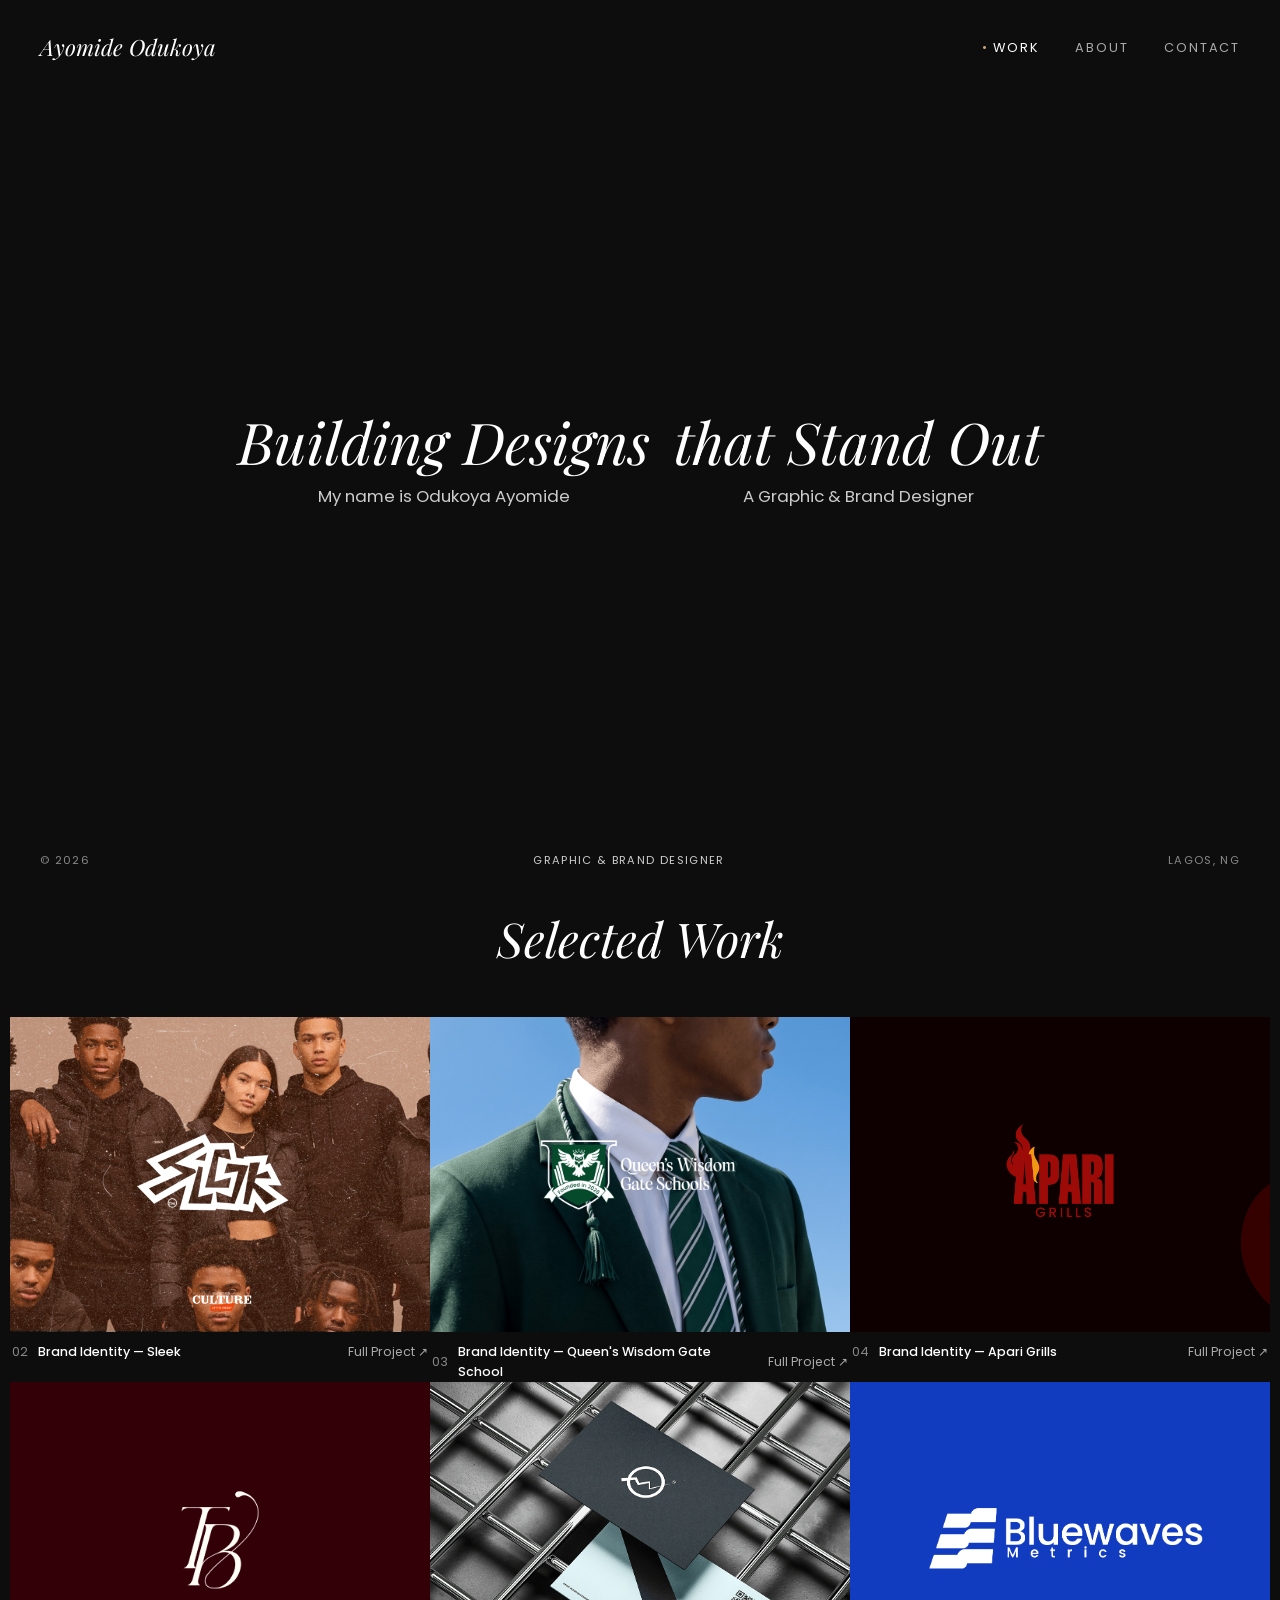
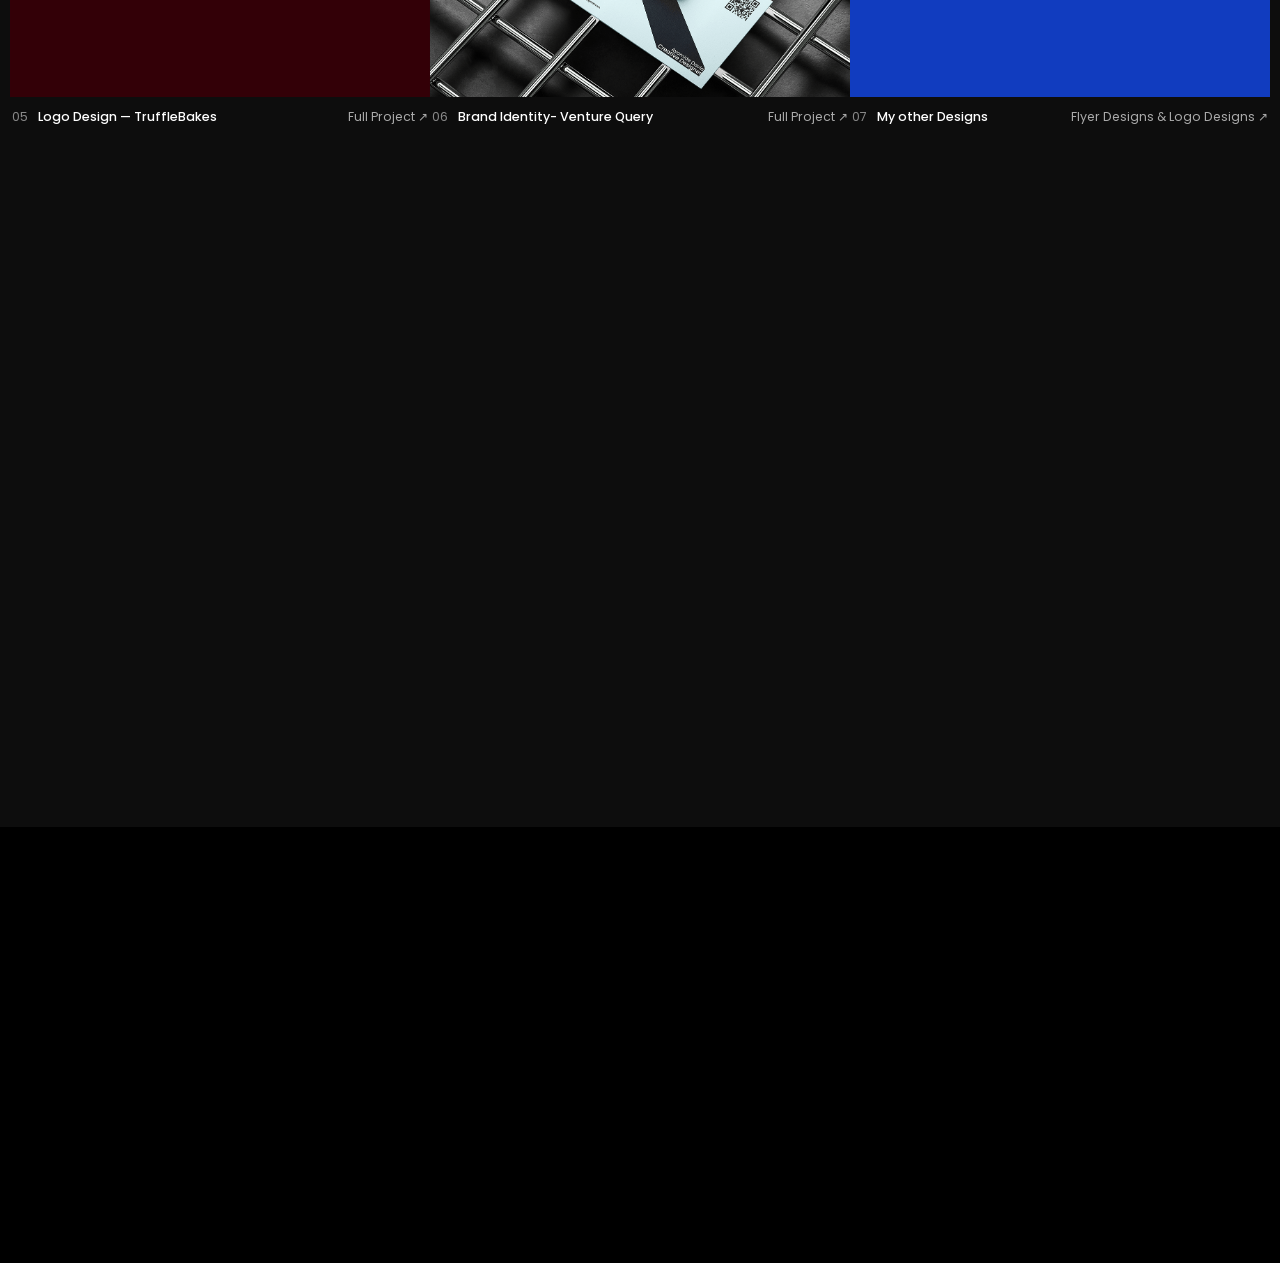
<file: index.html>
<!DOCTYPE html>
<html lang="en">
<head>
    <meta charset="UTF-8">
    <meta name="viewport" content="width=device-width, initial-scale=1.0">
    <title>Mide'sfolio</title>
    <link rel="stylesheet" href="main.css">
</head>
<body>
    <div class="cursor-dot" id="cursorDot"></div>

    <header class="hero" id="top">
    <nav class="hero-nav">
        <div class="hero-brand">Ayomide Odukoya</div>
        <ul class="hero-links">
            <li class="active"><a href="#work">Work</a></li>
            <li><a href="#about">About</a></li>
            <li><a href="#contact">Contact</a></li>
        </ul>
    </nav>

    <div class="hero-main">
        <div class="floating-gallery">
            <div class="fp-wrap fp-1">
                <div class="floating-pic">
                    <img src="apari/apron.jpeg" alt="" loading="lazy">
                </div>
            </div>
            <div class="fp-wrap fp-2">
                <div class="floating-pic">
                    <img src="otherdesign/Mystyling Logo.jpeg" alt="" loading="lazy">
                </div>
            </div>
            <div class="fp-wrap fp-3">
                <div class="floating-pic">
                    <img src="school.png" alt="" loading="lazy">
                </div>
            </div>
            <div class="fp-wrap fp-4">
                <div class="floating-pic">
                    <img src="Truffle Bake Logo Mark 1.png" alt="" loading="lazy">
                </div>
            </div>
            <div class="fp-wrap fp-5">
                <div class="floating-pic">
                    <img src="otherdesign/Only pounds Logo 1.png" alt="" loading="lazy">
                </div>
            </div>
        </div>

        <div class="hero-main1">
           <span class="hero-heading">
            Building Designs
           </span>
           <span class="hero-sub">
             My name is Odukoya Ayomide
           </span>
        </div>
        <div class="image-section">
            <img src="Ayomide1.jpeg" alt="Ayomide Odukoya">
        </div>
        <div class="hero-main1" id="hero-main2">
           <span class="hero-heading">
              that Stand Out
           </span>
           <span class="hero-sub">
              A Graphic &amp; Brand Designer
           </span>
        </div>
   </div>

    <div class="hero-meta">
        <span>&copy; 2026</span>
        <span class="hero-tag">Graphic &amp; Brand Designer</span>
        <span>Lagos, NG</span>
    </div>
</header>
<section class="work-grid" id="work">
    <h2 class="work-grid-title reveal-up">Selected Work</h2>
    <div class="project-grid">
        <!-- <a href="/project-1" class="project-card">
            <div class="project-image">
                <img src="Bluewaves matrics Logo.png" alt="Brand Identity — Nova">
            </div>
            <div class="project-meta">
                <span class="project-index">01</span>
                <span class="project-name">Logo Design — Bluewaves Metrics</span>
                <span class="project-link">Logo ↗</span>
            </div>
        </a> -->

        <a href="sleek.html" class="project-card">
            <div class="project-image">
                <img src="sleek image/sleek 1.png" alt="" loading="lazy">
            </div>
            <div class="project-meta">
                <span class="project-index">02</span>
                <span class="project-name">Brand Identity — Sleek</span>
                <span class="project-link">Full Project ↗</span>
            </div>
        </a>

        <a href="queenswisdom.html" class="project-card">
            <div class="project-image">
                <img src="school (2).png" alt="" loading="lazy">
            </div>
            <div class="project-meta">
                <span class="project-index">03</span>
                <span class="project-name">Brand Identity — Queen's Wisdom Gate School</span>
                <span class="project-link">Full Project ↗</span>
            </div>
        </a>

        <a href="apari.html" class="project-card">
            <div class="project-image">
                <img src="Logo 6.jpg" alt="" loading="lazy">
            </div>
            <div class="project-meta">
                <span class="project-index">04</span>
                <span class="project-name">Brand Identity — Apari Grills</span>
                <span class="project-link">Full Project ↗</span>
            </div>
        </a>

        <a href="truffle.html" class="project-card">
            <div class="project-image">
                <img src="Truffle Bake Logo Mark 1.png" alt="" loading="lazy">
            </div>
            <div class="project-meta">
                <span class="project-index">05</span>
                <span class="project-name">Logo Design — TruffleBakes</span>
                <span class="project-link">Full Project ↗</span>
            </div>
        </a>

        <a href="venture.html" class="project-card">
            <div class="project-image">
                <img src="18.png" alt="" loading="lazy">
            </div>
            <div class="project-meta">
                <span class="project-index">06</span>
                <span class="project-name">Brand Identity- Venture Query</span>
                <span class="project-link">Full Project ↗</span>
            </div>
        </a>

        <a href="myotherproject.html" class="project-card">
            <div class="project-image">
                <img src="Bluewaves matrics Logo.png" alt="Illustration — Kofi" loading="lazy">
            </div>
            <div class="project-meta">
                <span class="project-index">07</span>
                <span class="project-name">My other Designs</span>
                <span class="project-link">Flyer Designs & Logo Designs ↗</span>
            </div>
        </a>
    </div>
</section>

<section class="about-section" id="about">
    <div class="about-content">
        <div class="about-text">
            <h2 class="about-title reveal-up">About</h2>
            <p class="about-paragraph reveal-up">
                I'm Ayomide, a Graphic &amp; Brand Designer based in Lagos, Nigeria.
                I help brands find their visual voice from logos and identity
                systems, i also create marketing materials like flyers and brochures. 
                My approach blends clean,considered design with a bit of personality, because I believe good
                branding should feel as good as it looks.
            </p>
            <a href="#contact" class="about-cta reveal-up">Let's Talk ↗</a>
        </div>
        <div class="about-photo reveal-up">
            <img src="Ayomide1.jpeg" alt="Ayomide Odukoya" loading="lazy">
        </div>
    </div>
</section>

    <footer class="site-footer" id="contact">
        <div class="footer-inner">
            <div class="footer-meta-row reveal-up">
                <div class="footer-meta-col">
                    <span>Graphic &amp; Brand Designer</span>
                    <span>Brand Identity, Logo Design, Flyer Designs and many more </span>
                </div>
                <div class="footer-meta-col footer-meta-center">
                    <span>4+ years of experience</span>
                    <a href="#work">View Work</a>
                </div>
                <div class="footer-meta-col footer-meta-right">
                    <span>Lagos, Nigeria</span>
                    <span>2026</span>
                </div>
            </div>

            <h2 class="footer-name reveal-up">Ayomide Odukoya</h2>

            <div class="footer-meta-row reveal-up">
                <div class="footer-meta-col">
                    <a href="https://wa.me/07040408144">Contact</a>
                </div>
                <div class="footer-meta-col footer-meta-center">
                    <a href="https://mail.google.com/mail/?view=cm&fs=1&to=Oduksayomide@gmail.com" target="_blank" rel="noopener">Oduksayomide@gmail.com</a>
                </div>
                <div class="footer-meta-col footer-meta-right">
                    <a href="#top" class="back-to-top">↑ Back to Top</a>
                </div>
            </div>

            <div class="footer-credit-row reveal-up">
                <span>&copy; 2026 Ayomide Odukoya. All rights reserved.</span>
                <div class="footer-socials">
                    <a href="https://x.com/da_fi_di" target="_blank" rel="noopener">Twitter</a>
                    <a href="https://www.instagram.com/oduks_david/" target="_blank" rel="noopener">Instagram</a>
                    <a href="https://www.linkedin.com/in/odukoya-ayomide-0367b6240/" target="_blank" rel="noopener">LinkedIn</a>
                    <a href="https://t.co/F8ZWXAWT9s" target="_blank" rel="noopener">Behance</a>
                </div>
            </div>
        </div>
    </footer>

    <script>
        document.addEventListener('DOMContentLoaded', function () {
            var cards = document.querySelectorAll('.project-card');
            var observer = new IntersectionObserver(function (entries) {
                entries.forEach(function (entry) {
                    if (entry.isIntersecting) {
                        entry.target.classList.add('is-visible');
                        observer.unobserve(entry.target);
                    }
                });
            }, { threshold: 0.15 });

            cards.forEach(function (card) {
                observer.observe(card);
            });

            var revealItems = document.querySelectorAll('.reveal-up');
            var revealObserver = new IntersectionObserver(function (entries) {
                entries.forEach(function (entry) {
                    if (entry.isIntersecting) {
                        entry.target.classList.add('is-visible');
                        revealObserver.unobserve(entry.target);
                    }
                });
            }, { threshold: 0.2 });

            revealItems.forEach(function (item) {
                revealObserver.observe(item);
            });

            var cursorDot = document.getElementById('cursorDot');
            if (cursorDot && window.matchMedia('(pointer: fine)').matches) {
                var mouseX = 0;
                var mouseY = 0;
                var rafPending = false;

                function updateCursorPosition() {
                    cursorDot.style.setProperty('--x', mouseX + 'px');
                    cursorDot.style.setProperty('--y', mouseY + 'px');
                    rafPending = false;
                }

                document.addEventListener('mousemove', function (e) {
                    mouseX = e.clientX;
                    mouseY = e.clientY;
                    cursorDot.style.opacity = '1';

                    if (!rafPending) {
                        rafPending = true;
                        requestAnimationFrame(updateCursorPosition);
                    }
                });

                document.addEventListener('mouseleave', function () {
                    cursorDot.style.opacity = '0';
                });

                document.addEventListener('mouseover', function (e) {
                    var projectCard = e.target.closest('.project-card');
                    var anchor = e.target.closest('a');

                    if (projectCard) {
                        cursorDot.classList.add('cursor-dot-large');
                        cursorDot.classList.remove('cursor-dot-link');
                    } else if (anchor) {
                        cursorDot.classList.add('cursor-dot-link');
                        cursorDot.classList.remove('cursor-dot-large');
                    }
                });

                document.addEventListener('mouseout', function (e) {
                    var projectCard = e.target.closest('.project-card');
                    var anchor = e.target.closest('a');

                    if (projectCard) {
                        cursorDot.classList.remove('cursor-dot-large');
                    }
                    if (anchor) {
                        cursorDot.classList.remove('cursor-dot-link');
                    }
                });
            }

            var navLinks = document.querySelectorAll('.hero-links a');
            var sectionIds = ['work', 'about', 'contact'];
            var sectionObserver = new IntersectionObserver(function (entries) {
                entries.forEach(function (entry) {
                    if (entry.isIntersecting) {
                        var id = entry.target.id;
                        navLinks.forEach(function (link) {
                            var li = link.parentElement;
                            if (link.getAttribute('href') === '#' + id) {
                                li.classList.add('active');
                            } else {
                                li.classList.remove('active');
                            }
                        });
                    }
                });
            }, { rootMargin: '-45% 0px -45% 0px', threshold: 0 });

            sectionIds.forEach(function (id) {
                var section = document.getElementById(id);
                if (section) {
                    sectionObserver.observe(section);
                }
            });
        });
    </script>
</body>
</html>
</file>
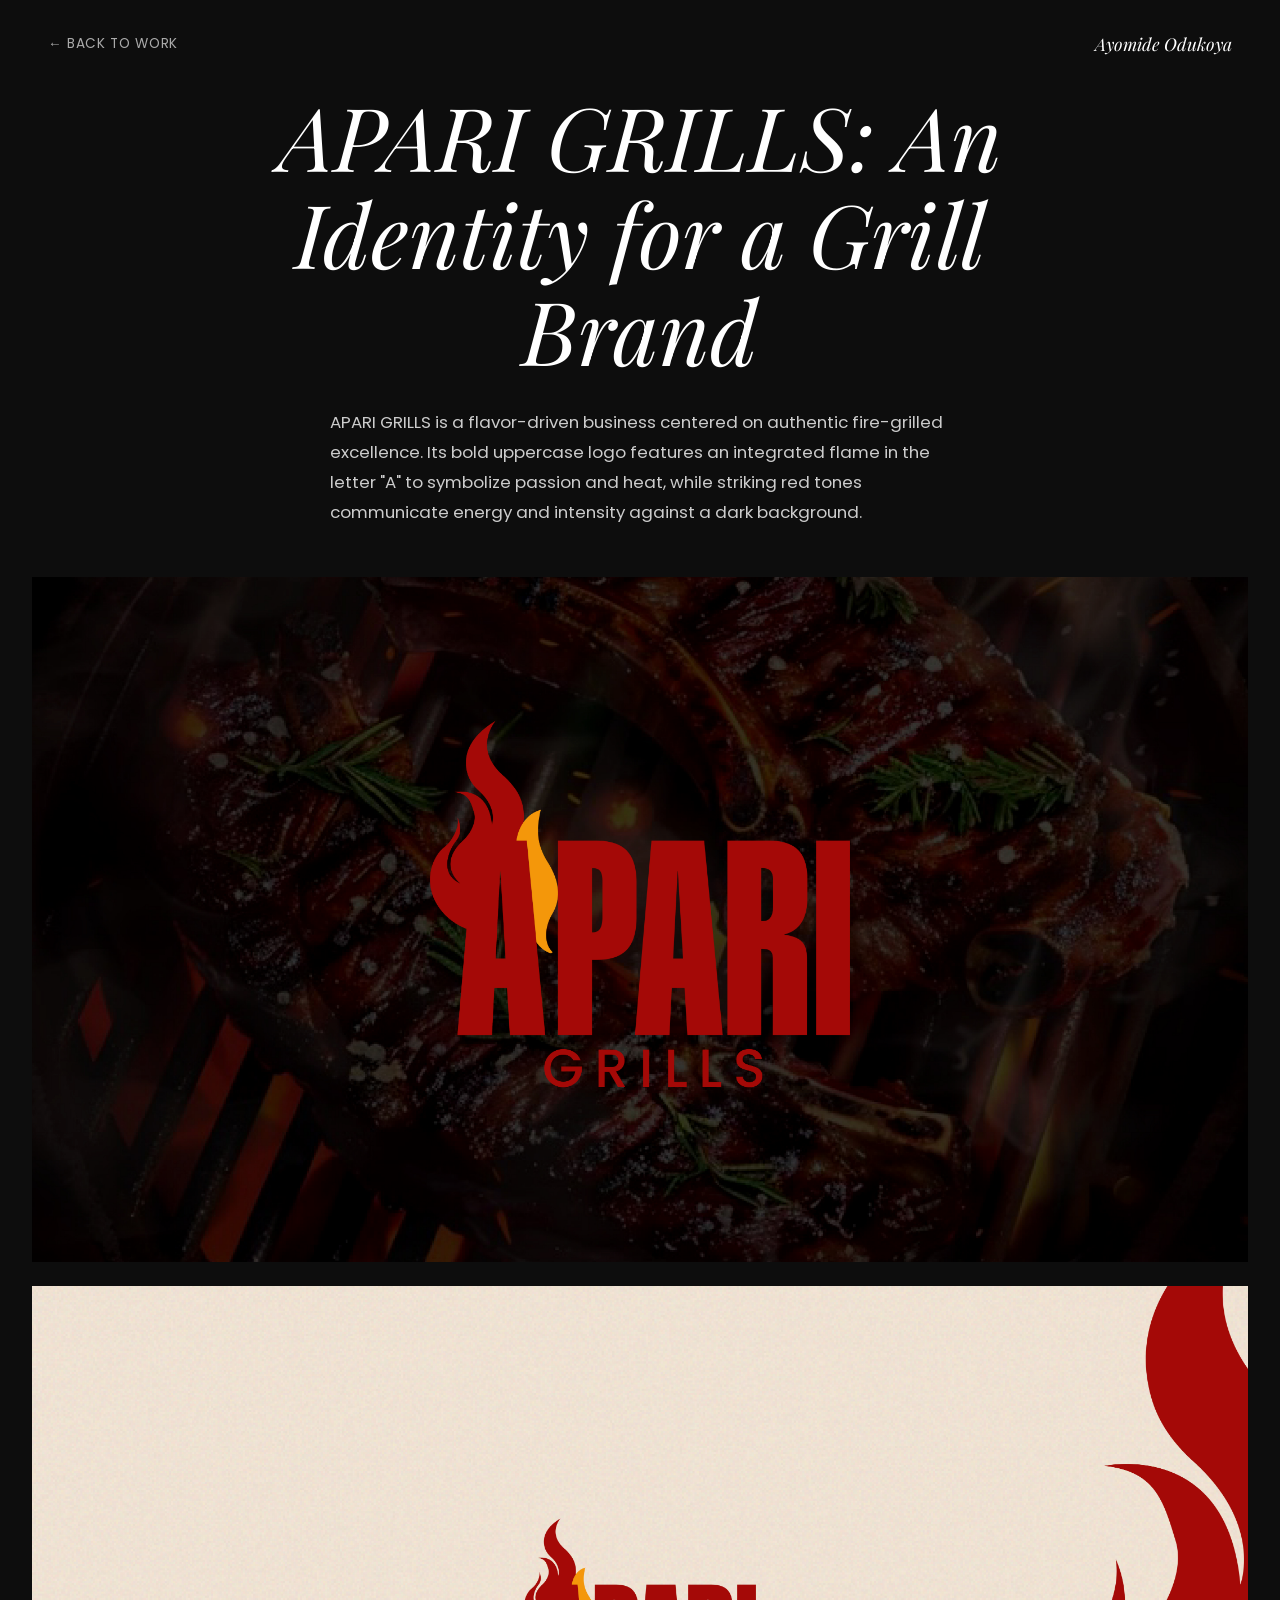
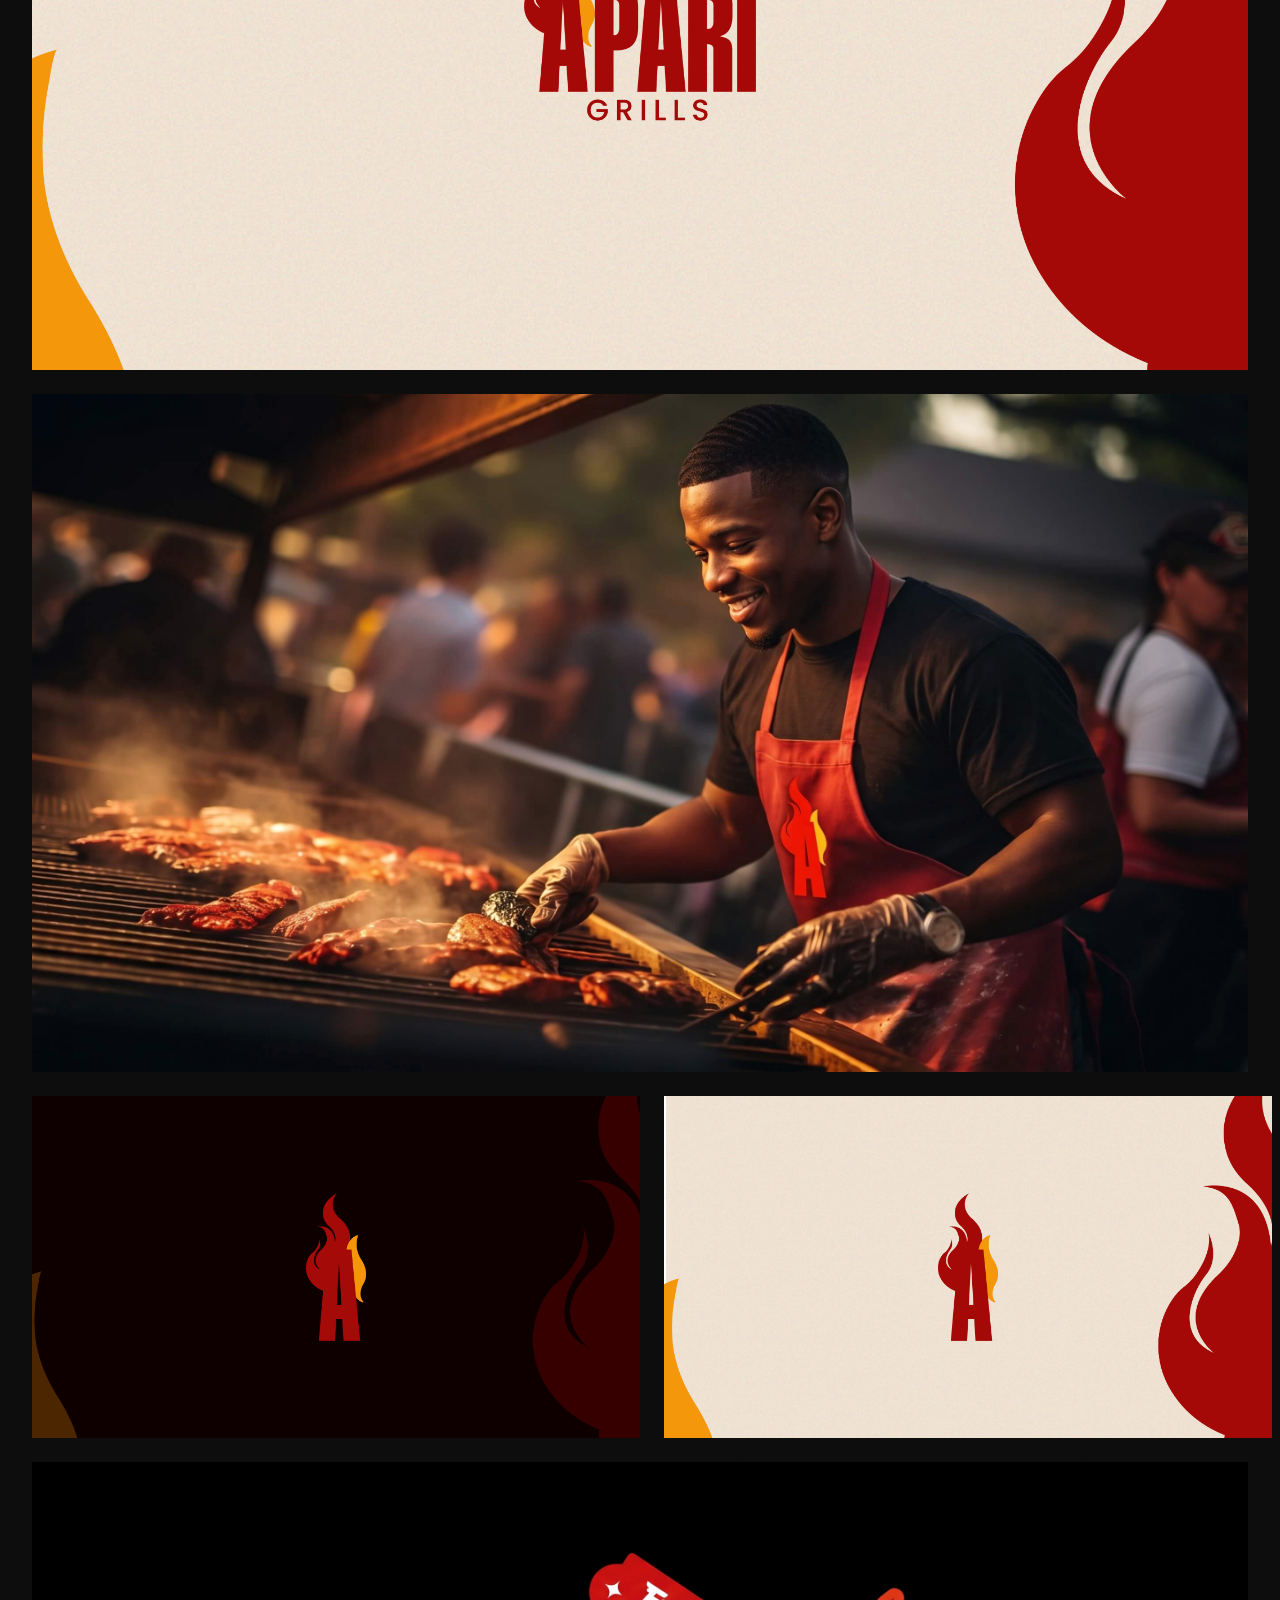
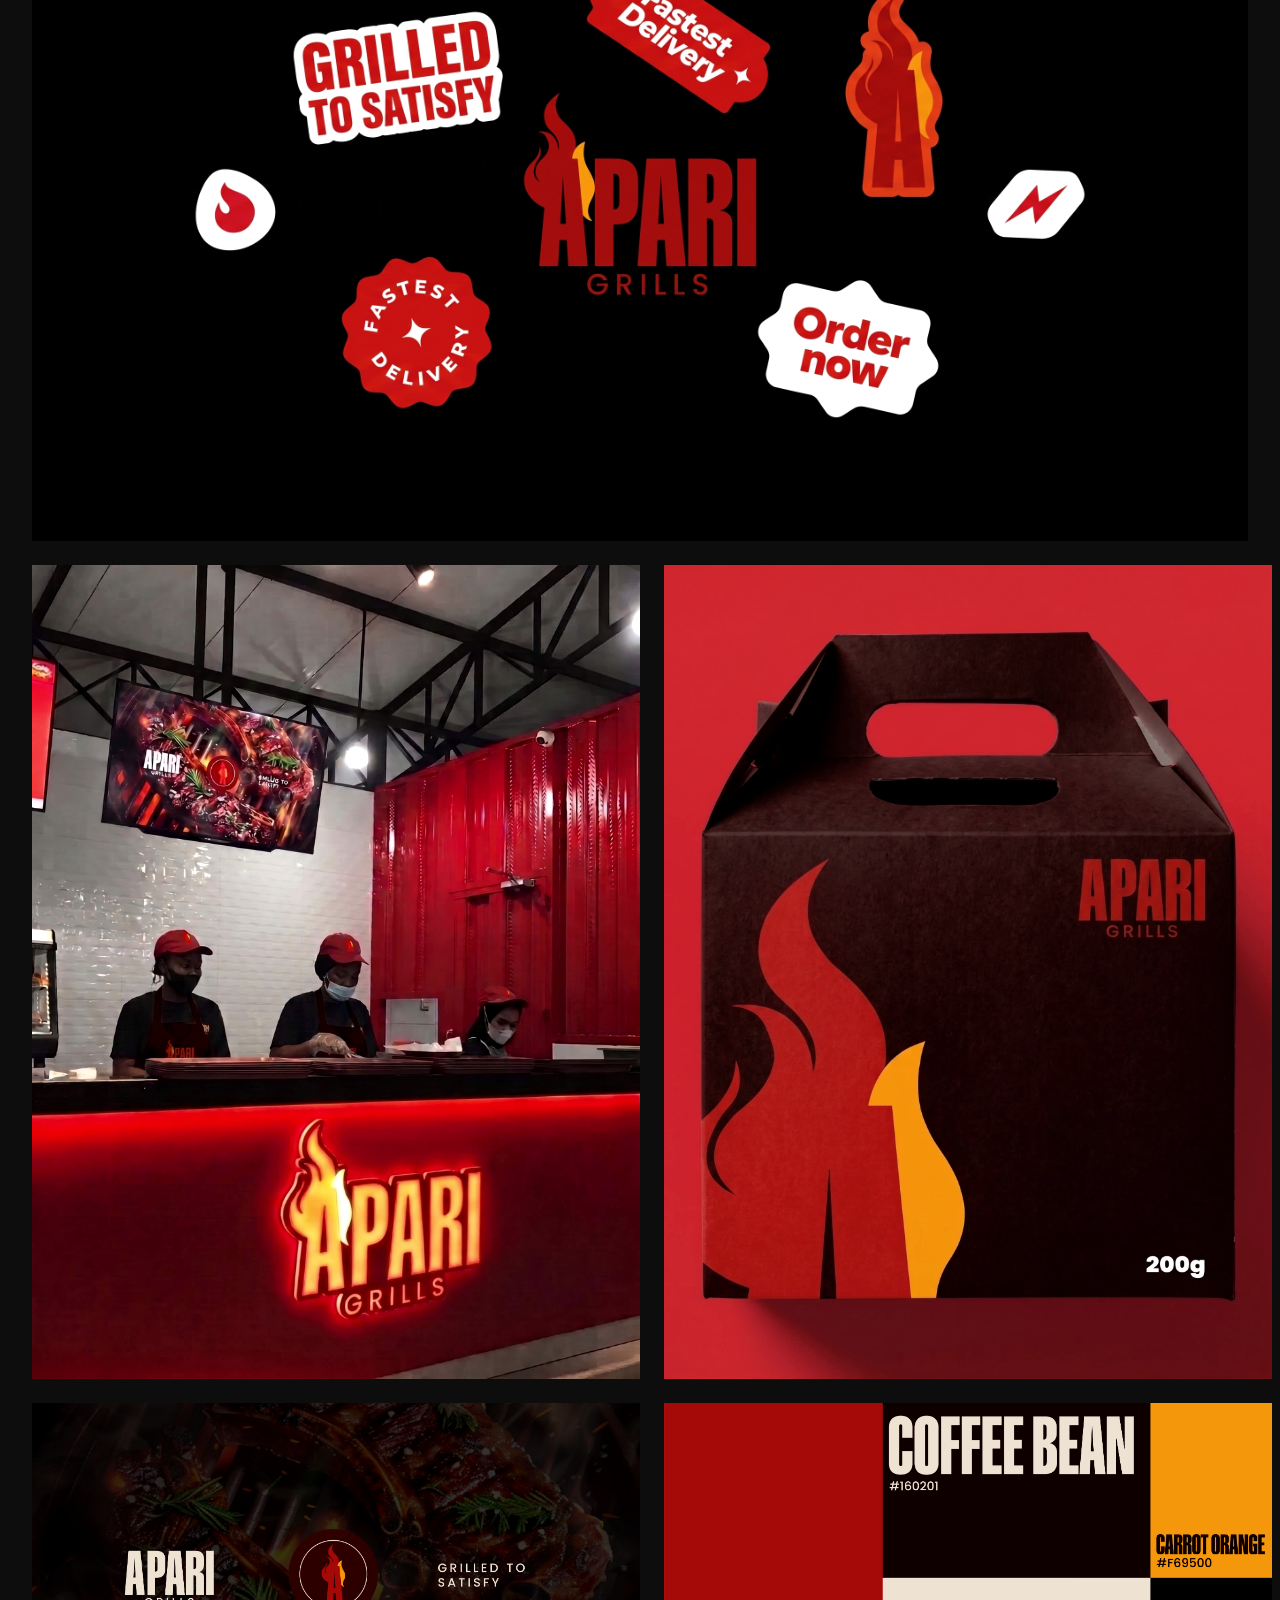
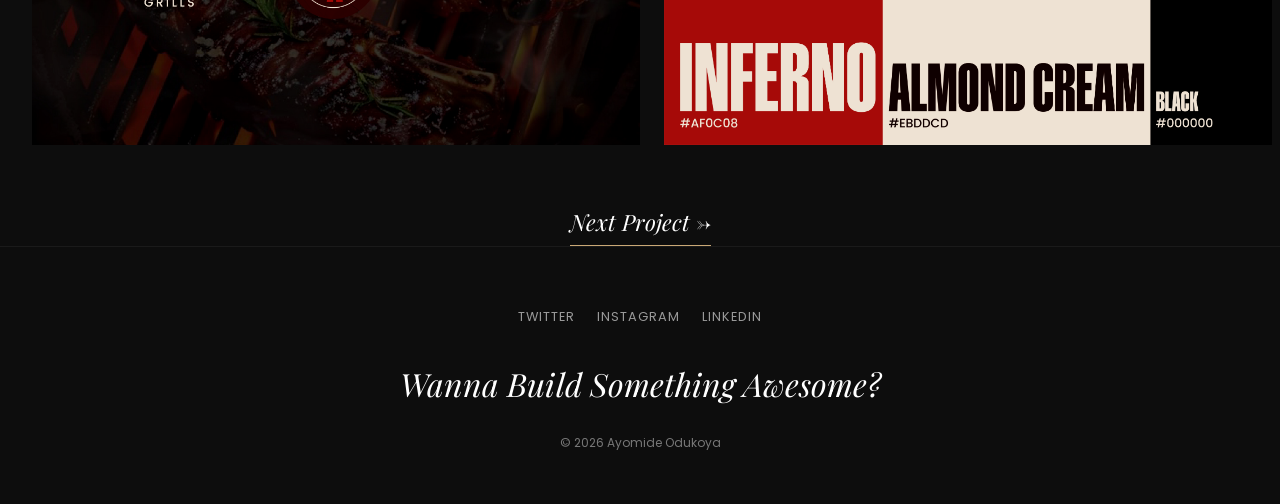
<file: apari.html>
<!DOCTYPE html>
<html lang="en">
<head>
    <meta charset="UTF-8">
    <meta name="viewport" content="width=device-width, initial-scale=1.0">
    <title>Queen's Wisdom — Mide'sfolio</title>
    <link rel="stylesheet" href="queenswisdom.css">
</head>
<body>
    <div class="cursor-dot" id="cursorDot"></div>

    <nav class="project-page-nav">
        <a href="index.html#work" class="project-page-back">← Back to Work</a>
        <div class="project-page-brand">Ayomide Odukoya</div>
    </nav>

    <main class="project-page">
        <h1 class="project-page-title reveal-up">APARI GRILLS: An Identity for a Grill Brand</h1>

        <p class="project-page-desc reveal-up">
APARI GRILLS is a flavor-driven business centered on authentic fire-grilled excellence. 
Its bold uppercase logo features an integrated flame in the letter "A" to symbolize 
passion and heat, while striking red tones communicate energy and intensity against a dark background.
        </p>

        <!-- <div class="project-info-row reveal-up">
            <div class="project-info-col">
                <span class="info-label">Client</span>
                <span class="info-value">Queen's Wisdom</span>
            </div>
            <div class="project-info-col">
                <span class="info-label">Deliverables</span>
                <span class="info-value">Brand Identity<br>Logo Design<br>Brand Guidelines</span>
            </div>
            <div class="project-info-col">
                <span class="info-label">Year</span>
                <span class="info-value">2026</span>
            </div>
            <div class="project-info-col">
                <span class="info-label">Role</span>
                <span class="info-value">Brand &amp; Logo Designer</span>
            </div>
        </div> -->

        <div class="project-page-images">
            <img class="reveal-up" src="apari/Logo 2.jpg" alt="Queen's Wisdom logo mark" loading="lazy">
            <img class="reveal-up" src="apari/Logo 4.jpg" alt="Queen's Wisdom" loading="lazy">
            <img class="reveal-up" src="apari/apron.jpeg" alt="Queen's Wisdom" loading="lazy">          
             <div class="image-pair">
                <img class="reveal-up" src="apari/Logomark 2.jpg" alt="Queen's Wisdom" loading="lazy">
                <img class="reveal-up" src="apari/Logomark 1.jpg" alt="Queen's Wisdom" loading="lazy">
            </div>      
                <img class="reveal-up" src="apari/sticker.jpeg" alt="Queen's Wisdom" loading="lazy">     
             <div class="image-pair">
                <img class="reveal-up" src="apari/signage.jpeg" alt="Queen's Wisdom" loading="lazy">
                <img class="reveal-up" src="apari/packaging.jpeg" alt="Queen's Wisdom" loading="lazy">
            </div>  
             <div class="image-pair">
                <img class="reveal-up" src="apari/Logo 3.jpg" alt="Queen's Wisdom" loading="lazy">
                <img class="reveal-up" src="apari/Color Pallette.jpg" alt="Queen's Wisdom" loading="lazy">
            </div>              
        </div>

        <a href="truffle.html" class="project-next reveal-up">Next Project →</a>
    </main>

    <footer class="project-footer">
        <div class="project-footer-socials">
            <a href="https://x.com/da_fi_di" target="_blank" rel="noopener">Twitter</a>
            <a href="https://www.instagram.com/oduks_david/" target="_blank" rel="noopener">Instagram</a>
            <a href="https://www.linkedin.com/in/odukoya-ayomide-0367b6240/" target="_blank" rel="noopener">LinkedIn</a>
        </div>
        <p class="project-footer-cta">
           <a href="https://mail.google.com/mail/?view=cm&fs=1&to=Oduksayomide@gmail.com" target="_blank" rel="noopener">Wanna Build Something Awesome?</a>
        </p>
        <span class="project-footer-copyright">&copy; 2026 Ayomide Odukoya</span>
    </footer>

    <script>
        document.addEventListener('DOMContentLoaded', function () {
            var revealItems = document.querySelectorAll('.reveal-up');
            var revealObserver = new IntersectionObserver(function (entries) {
                entries.forEach(function (entry) {
                    if (entry.isIntersecting) {
                        entry.target.classList.add('is-visible');
                        revealObserver.unobserve(entry.target);
                    }
                });
            }, { threshold: 0.15 });

            revealItems.forEach(function (item) {
                revealObserver.observe(item);
            });

            var cursorDot = document.getElementById('cursorDot');
            if (cursorDot && window.matchMedia('(pointer: fine)').matches) {
                var mouseX = 0;
                var mouseY = 0;
                var rafPending = false;

                function updateCursorPosition() {
                    cursorDot.style.setProperty('--x', mouseX + 'px');
                    cursorDot.style.setProperty('--y', mouseY + 'px');
                    rafPending = false;
                }

                document.addEventListener('mousemove', function (e) {
                    mouseX = e.clientX;
                    mouseY = e.clientY;
                    cursorDot.style.opacity = '1';

                    if (!rafPending) {
                        rafPending = true;
                        requestAnimationFrame(updateCursorPosition);
                    }
                });

                document.addEventListener('mouseleave', function () {
                    cursorDot.style.opacity = '0';
                });

                document.addEventListener('mouseover', function (e) {
                    var anchor = e.target.closest('a');
                    if (anchor) {
                        cursorDot.classList.add('cursor-dot-link');
                    }
                });

                document.addEventListener('mouseout', function (e) {
                    var anchor = e.target.closest('a');
                    if (anchor) {
                        cursorDot.classList.remove('cursor-dot-link');
                    }
                });
            }
        });
    </script>
</body>
</html>
</file>
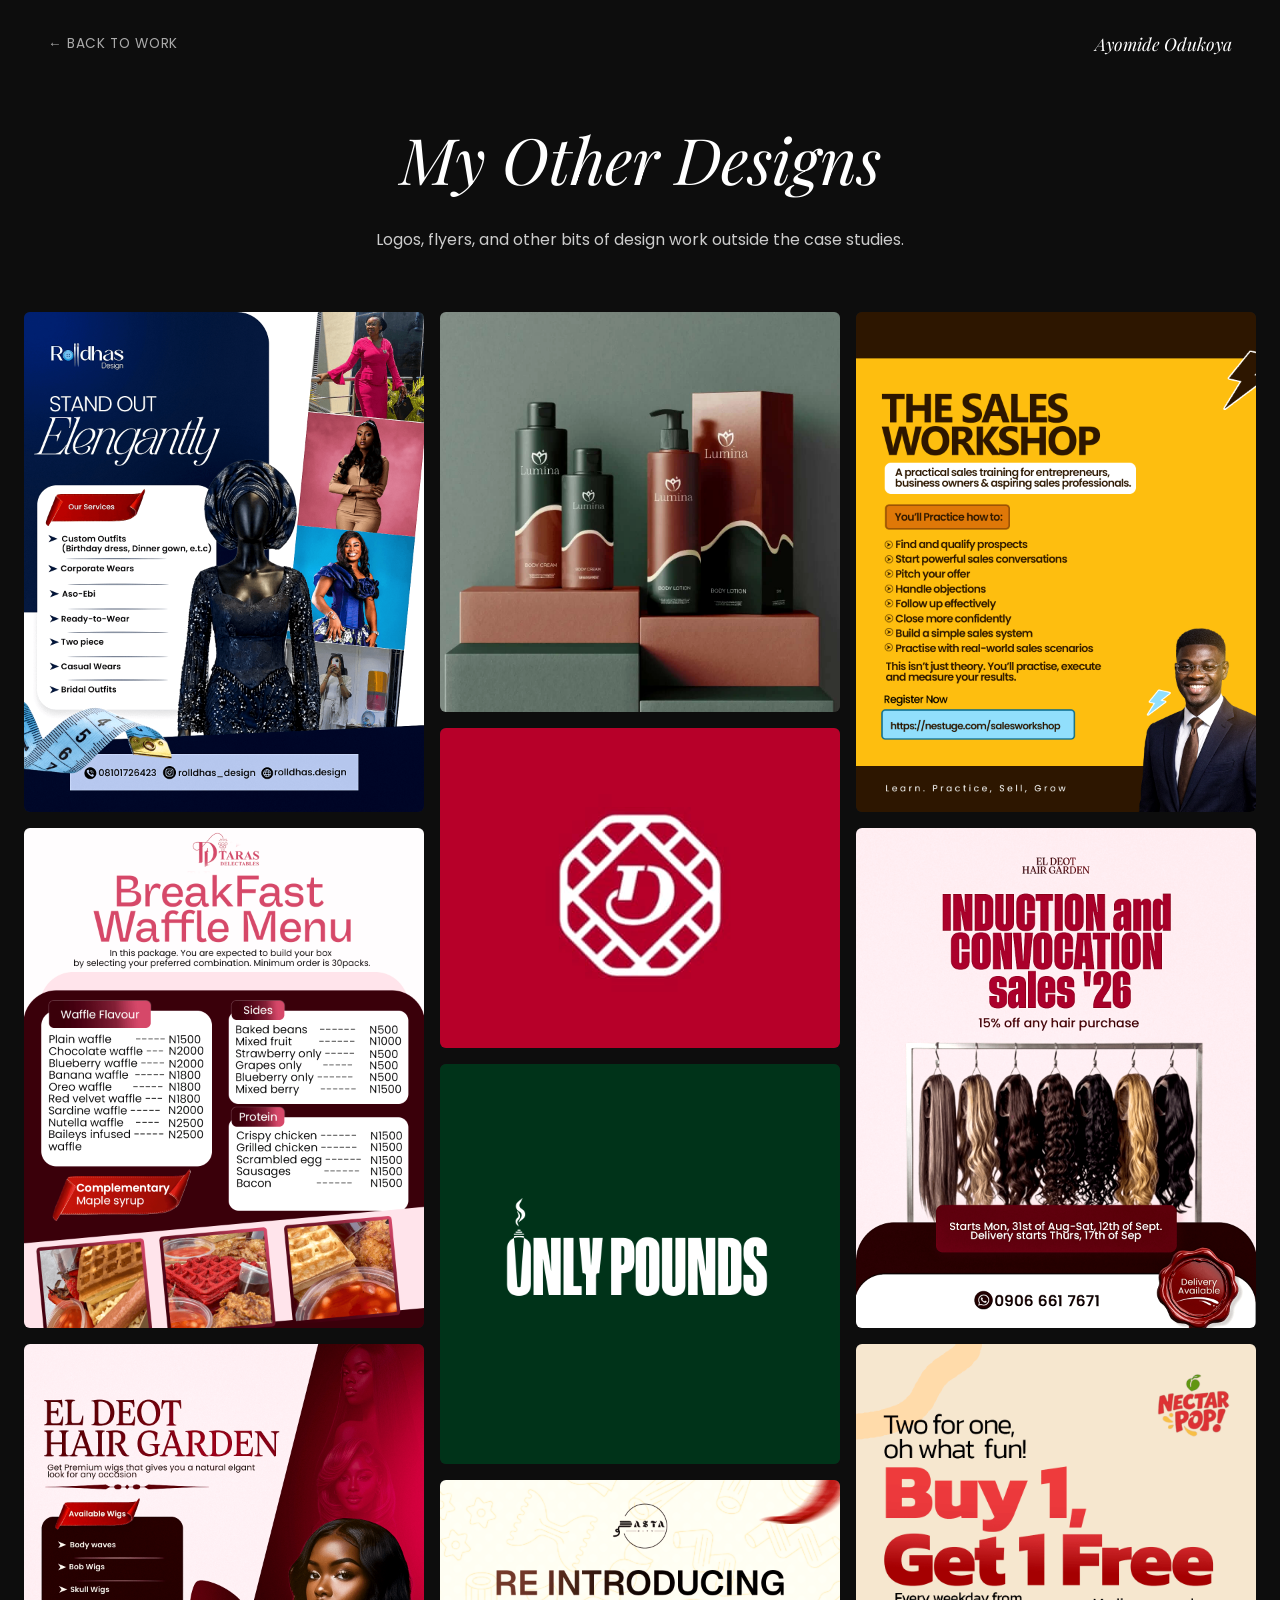
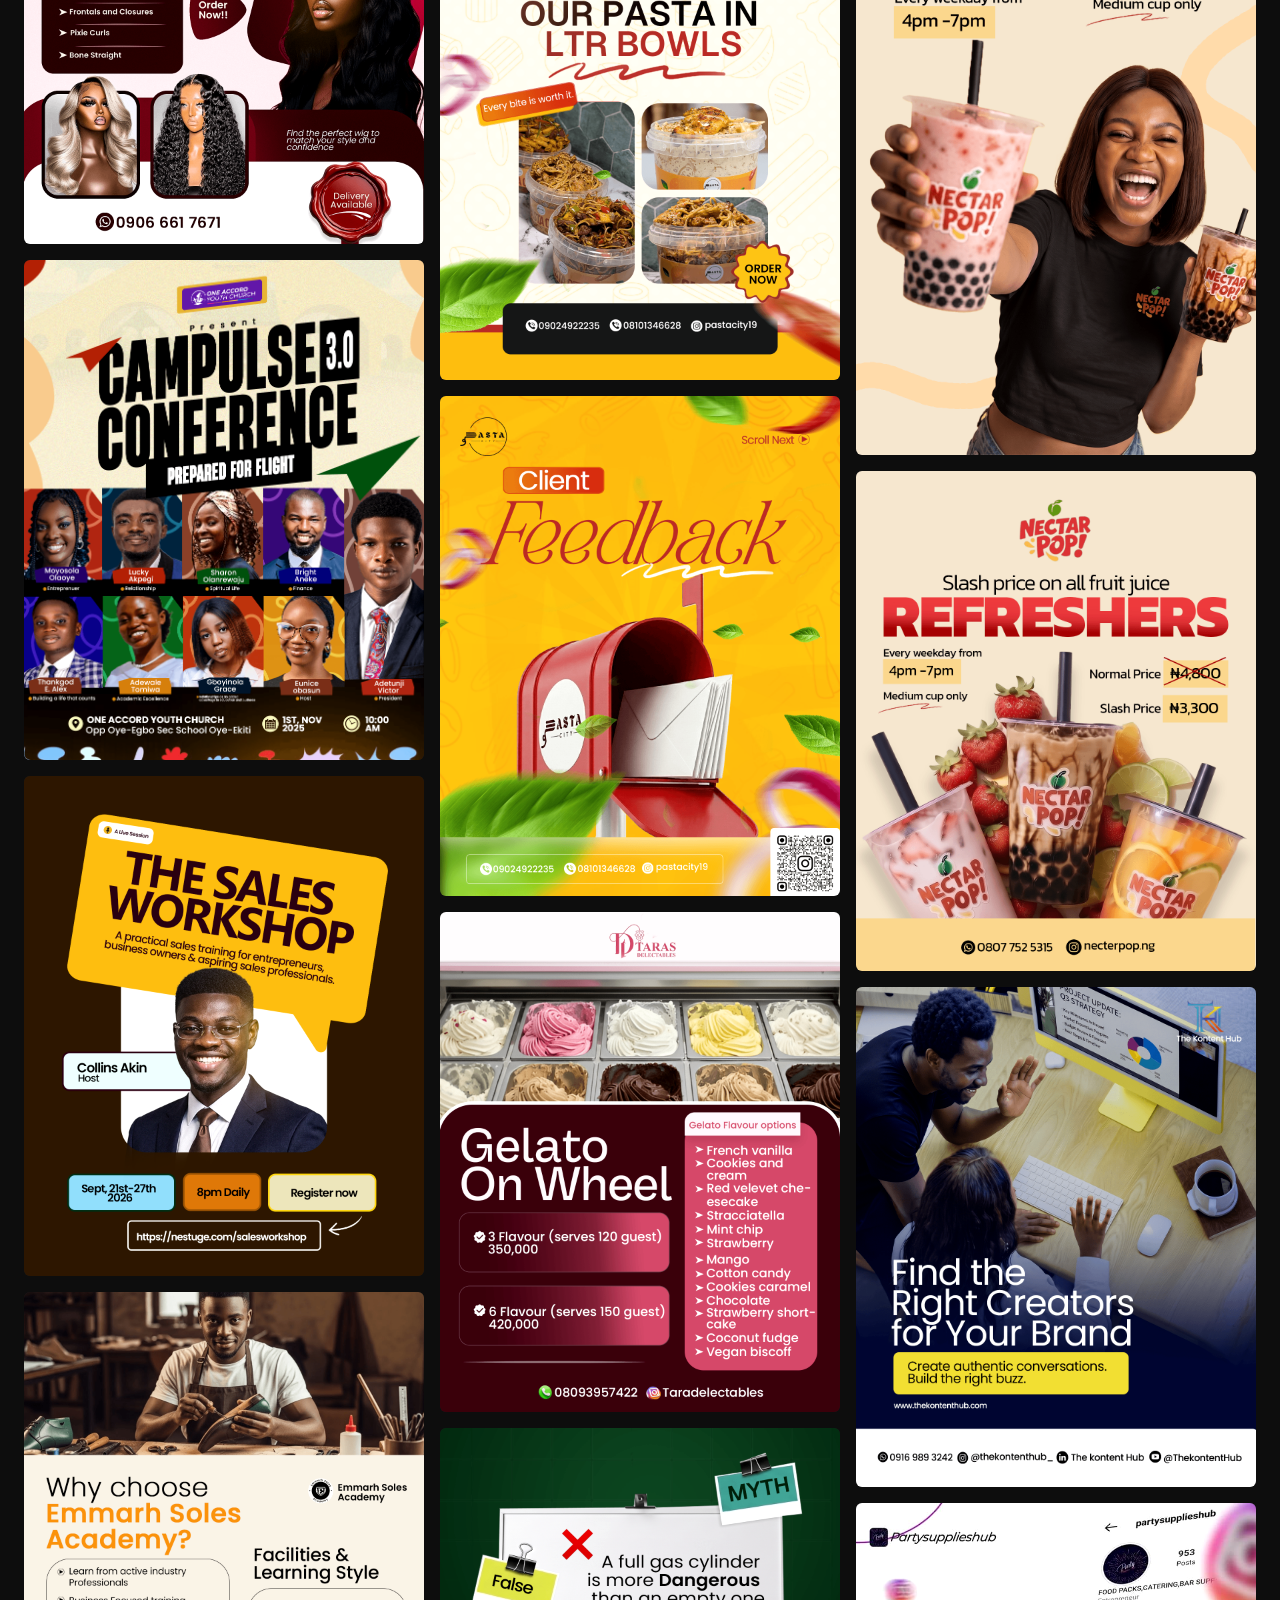
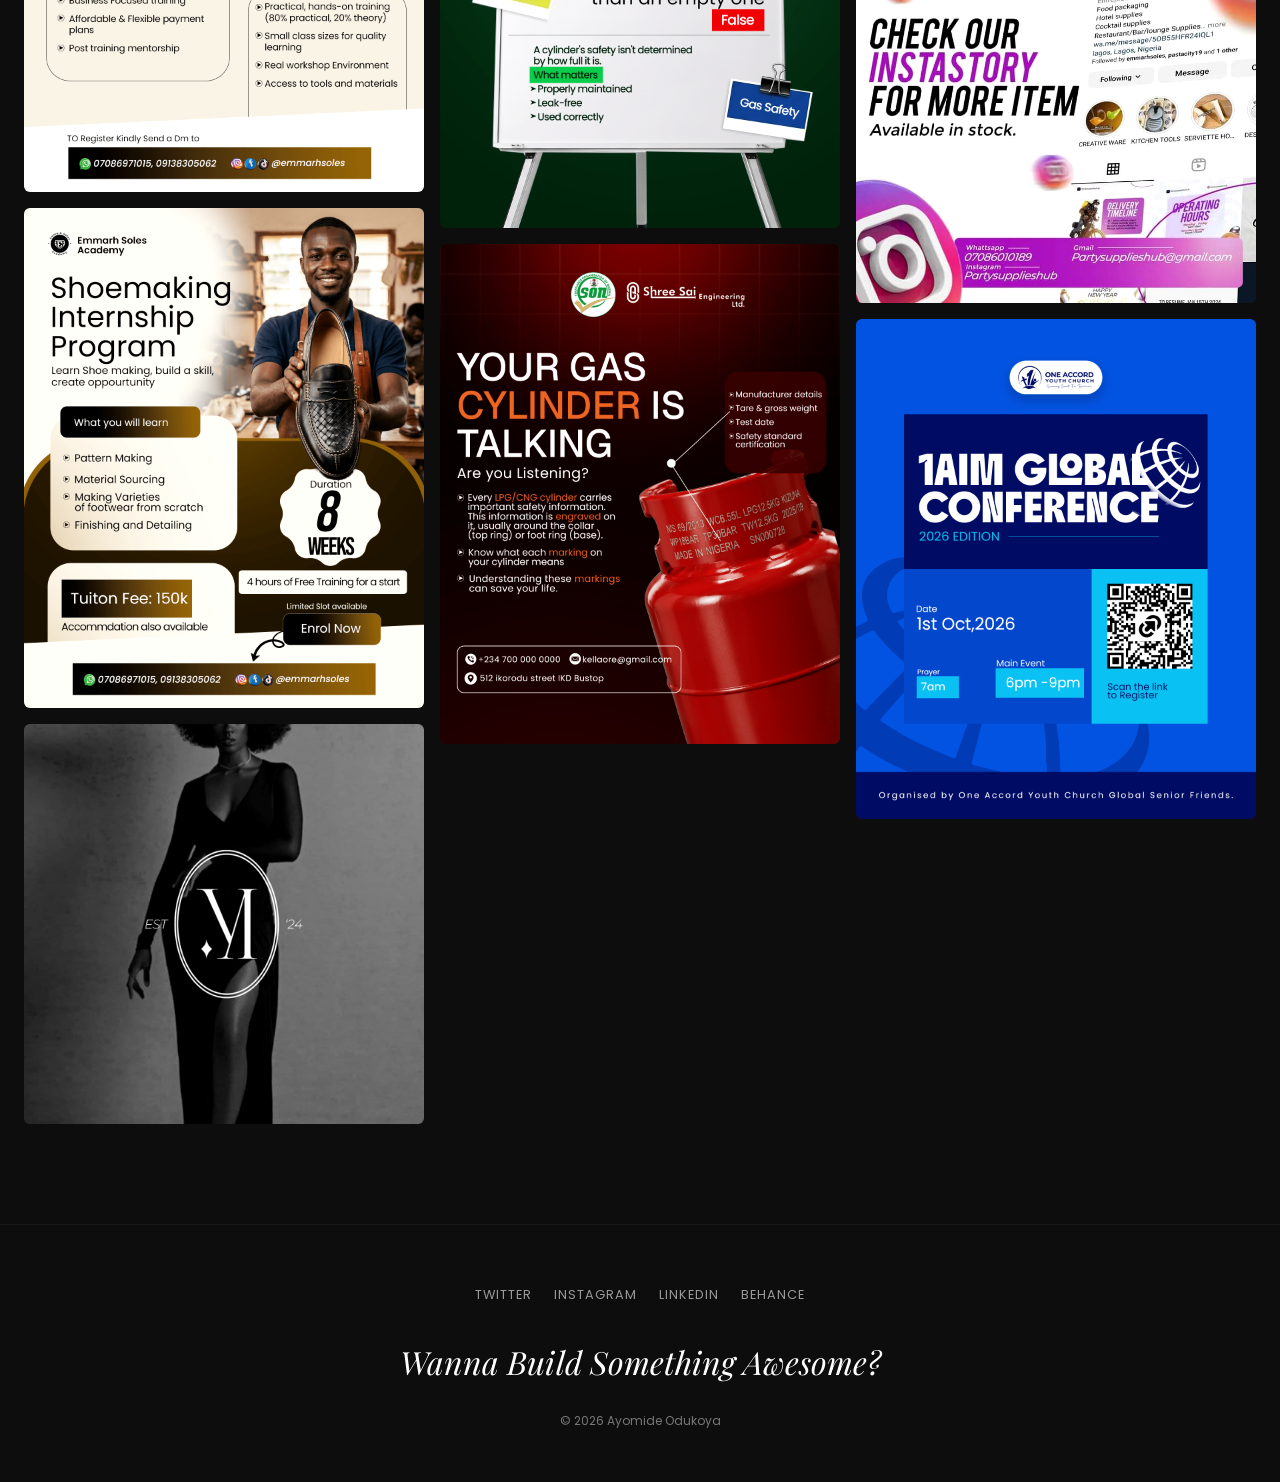
<file: myotherproject.html>
<!DOCTYPE html>
<html lang="en">
<head>
    <meta charset="UTF-8">
    <meta name="viewport" content="width=device-width, initial-scale=1.0">
    <title>My Other Designs — Mide'sfolio</title>
    <link rel="stylesheet" href="myotherproject.css">
</head>
<body>
    <div class="cursor-dot" id="cursorDot"></div>

    <nav class="project-page-nav">
        <a href="index.html#work" class="project-page-back">← Back to Work</a>
        <div class="project-page-brand">Ayomide Odukoya</div>
    </nav>

    <div class="feed-header">
        <h1 class="feed-title reveal-up">My Other Designs</h1>
        <p class="feed-subtitle reveal-up">Logos, flyers, and other bits of design work outside the case studies.</p>
    </div>

    <div class="feed-grid">
        <div class="feed-item reveal-up">
            <img src="otherdesign/Rolldhas design2.png" alt="Design 1" loading="lazy">
        </div>

        <div class="feed-item reveal-up">
            <img src="otherdesign/waffles design2.png" alt="Design 2" loading="lazy">
        </div>

        <div class="feed-item reveal-up">
            <img src="otherdesign/wig 2.png" alt="Design 3" loading="lazy">
        </div>

        <div class="feed-item reveal-up">
            <img src="otherdesign/Campulse Conference.png" alt="Design 4" loading="lazy">
        </div>

        <div class="feed-item reveal-up">
            <img src="otherdesign/Sales Workshop Design.png" alt="Design 5" loading="lazy">
        </div>

        <div class="feed-item reveal-up">
            <img src="otherdesign/Why choose design.png" alt="Design 6" loading="lazy">
        </div>

        <div class="feed-item reveal-up">
            <img src="otherdesign/new shoemaking.png" alt="Design 7" loading="lazy">
        </div>

        <div class="feed-item reveal-up">
            <img src="otherdesign/Mystyling Logo.jpeg" alt="Design 8" loading="lazy">
        </div>

        <div class="feed-item reveal-up">
            <img src="otherdesign/123.jpg" alt="Design 9" loading="lazy">
        </div>

        <div class="feed-item reveal-up">
            <img src="otherdesign/TD waffle.jpeg" alt="Design 10" loading="lazy">
        </div>

        <div class="feed-item reveal-up">
            <img src="otherdesign/Only pounds Logo 1.png" alt="Design 11" loading="lazy">
        </div>

        <div class="feed-item reveal-up">
            <img src="otherdesign/ltr intro design.png" alt="Design 12" loading="lazy">
        </div>

        <div class="feed-item reveal-up">
            <img src="otherdesign/Artboard 2 copy 4.png" alt="Design 13" loading="lazy">
        </div>

        <div class="feed-item reveal-up">
            <img src="otherdesign/Gelato Design.png" alt="Design 14" loading="lazy">
        </div>

        <div class="feed-item reveal-up">
            <img src="otherdesign/MYTH 1.png" alt="Design 15" loading="lazy">
        </div>

        <div class="feed-item reveal-up">
            <img src="otherdesign/Lpg Awareness flyer 1.png" alt="Design 15" loading="lazy">
        </div>

        <div class="feed-item reveal-up">
            <img src="otherdesign/Sales Workshop Design 2.png" alt="Design 15" loading="lazy">
        </div>
        
        <div class="feed-item reveal-up">
            <img src="otherdesign/new sales.png" alt="Design 15" loading="lazy">
        </div>

        <div class="feed-item reveal-up">
            <img src="otherdesign/necterpop design 2.png" alt="Design 15" loading="lazy">
        </div>

        <div class="feed-item reveal-up">
            <img src="otherdesign/Nectarpop design.png" alt="Design 15" loading="lazy">
        </div>

        <div class="feed-item reveal-up">
            <img src="otherdesign/thekontenthub design.png" alt="Design 15" loading="lazy">
        </div>

         <div class="feed-item reveal-up">
            <img src="otherdesign/business ad flyer design.jpg" alt="Design 15" loading="lazy">
        </div>

         <div class="feed-item reveal-up">
            <img src="otherdesign/conference.png" alt="Design 15" loading="lazy">
        </div>
    </div>

    <footer class="project-footer">
        <div class="project-footer-socials">
            <a href="https://x.com/da_fi_di" target="_blank" rel="noopener">Twitter</a>
            <a href="https://www.instagram.com/oduks_david/" target="_blank" rel="noopener">Instagram</a>
            <a href="https://www.linkedin.com/in/odukoya-ayomide-0367b6240/" target="_blank" rel="noopener">LinkedIn</a>
            <a href="https://t.co/F8ZWXAWT9s" target="_blank" rel="noopener">Behance</a>
        </div>
        <p class="project-footer-cta">
           <a href="https://mail.google.com/mail/?view=cm&fs=1&to=Oduksayomide@gmail.com" target="_blank" rel="noopener">Wanna Build Something Awesome?</a>
        </p>
        <span class="project-footer-copyright">&copy; 2026 Ayomide Odukoya</span>
    </footer>

    <script>
        document.addEventListener("DOMContentLoaded", function () {
            var revealItems = document.querySelectorAll(".reveal-up");
            var revealObserver = new IntersectionObserver(function (entries) {
                entries.forEach(function (entry) {
                    if (entry.isIntersecting) {
                        entry.target.classList.add("is-visible");
                        revealObserver.unobserve(entry.target);
                    }
                });
            }, { threshold: 0.1 });

            revealItems.forEach(function (item) {
                revealObserver.observe(item);
            });

            var cursorDot = document.getElementById("cursorDot");
            if (cursorDot && window.matchMedia("(pointer: fine)").matches) {
                var mouseX = 0;
                var mouseY = 0;
                var rafPending = false;

                function updateCursorPosition() {
                    cursorDot.style.setProperty("--x", mouseX + "px");
                    cursorDot.style.setProperty("--y", mouseY + "px");
                    rafPending = false;
                }

                document.addEventListener("mousemove", function (e) {
                    mouseX = e.clientX;
                    mouseY = e.clientY;
                    cursorDot.style.opacity = "1";

                    if (!rafPending) {
                        rafPending = true;
                        requestAnimationFrame(updateCursorPosition);
                    }
                });

                document.addEventListener("mouseleave", function () {
                    cursorDot.style.opacity = "0";
                });

                document.addEventListener("mouseover", function (e) {
                    var anchor = e.target.closest("a");
                    if (anchor) {
                        cursorDot.classList.add("cursor-dot-link");
                    }
                });

                document.addEventListener("mouseout", function (e) {
                    var anchor = e.target.closest("a");
                    if (anchor) {
                        cursorDot.classList.remove("cursor-dot-link");
                    }
                });
            }
        });
    </script>
</body>
</html>
</file>
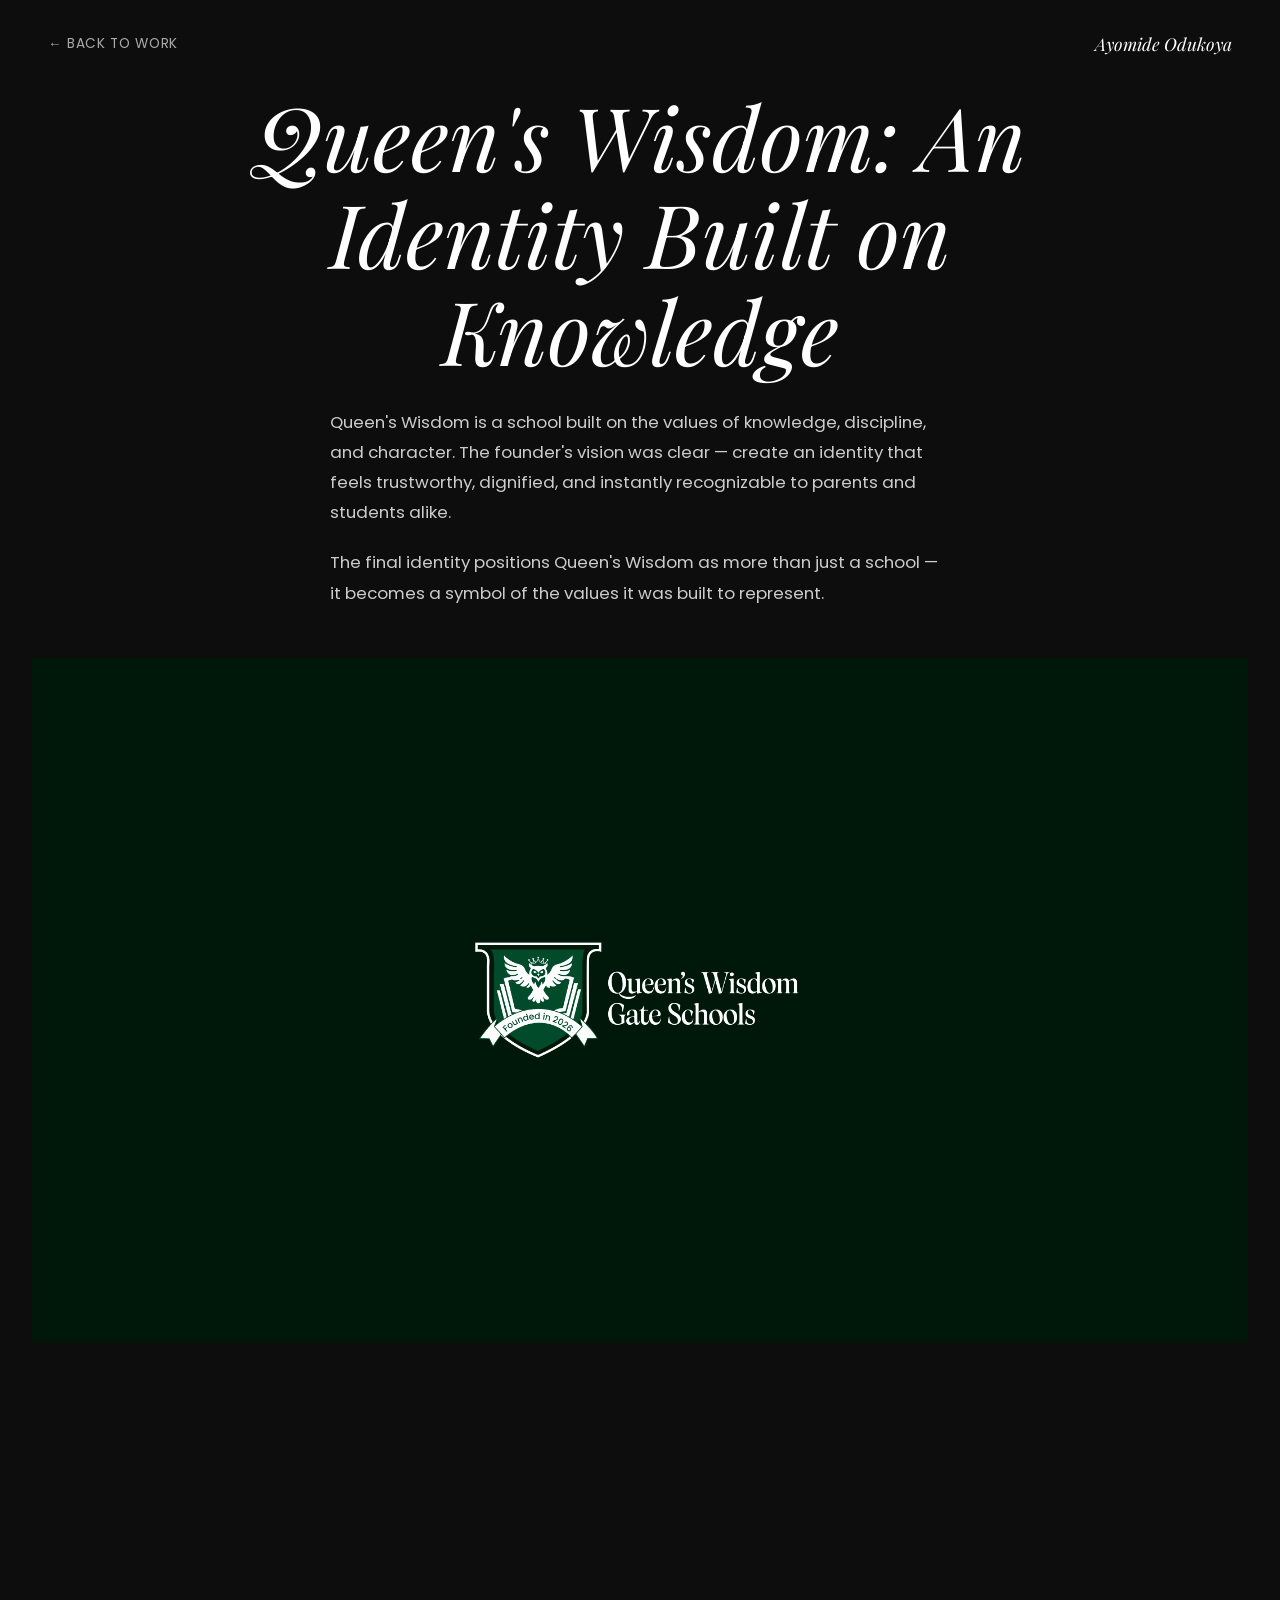
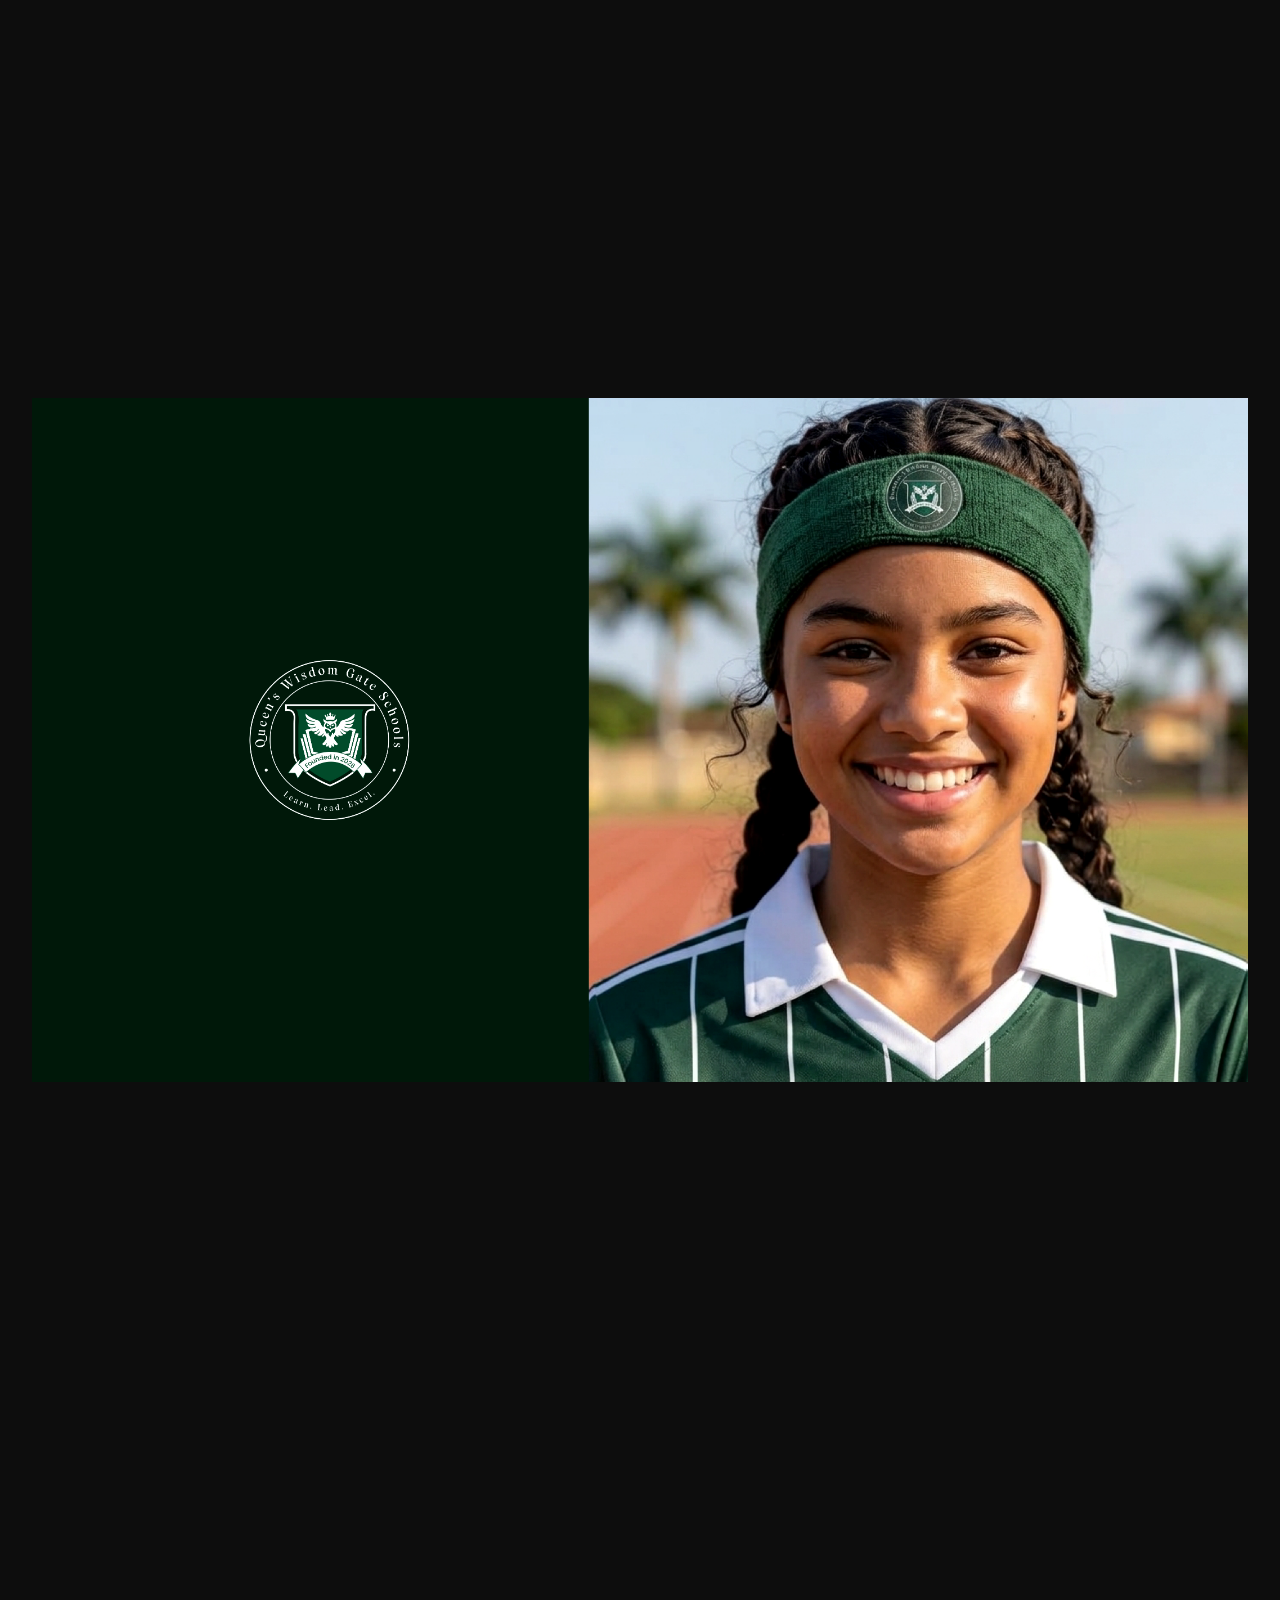
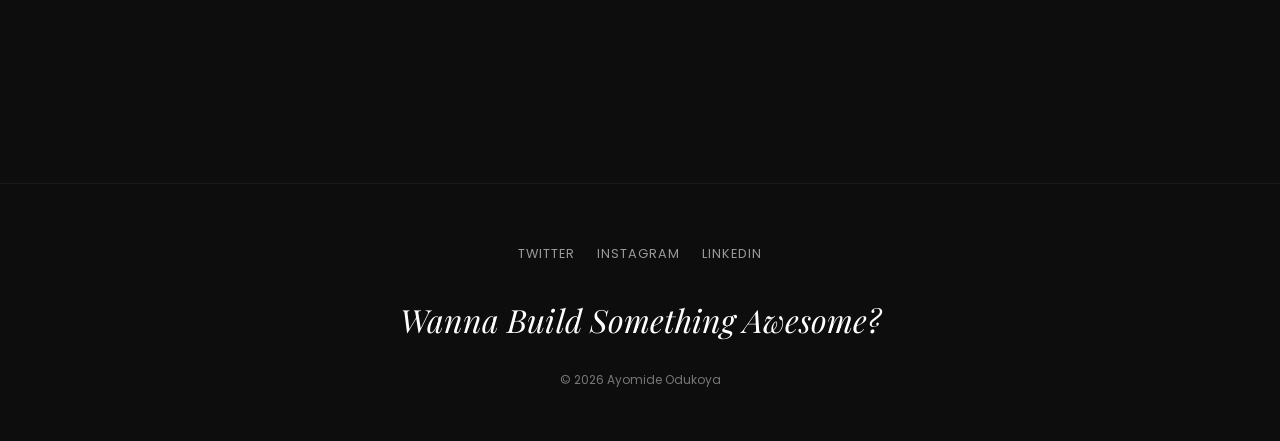
<file: queenswisdom.html>
<!DOCTYPE html>
<html lang="en">
<head>
    <meta charset="UTF-8">
    <meta name="viewport" content="width=device-width, initial-scale=1.0">
    <title>Queen's Wisdom — Mide'sfolio</title>
    <link rel="stylesheet" href="queenswisdom.css">
</head>
<body>
    <div class="cursor-dot" id="cursorDot"></div>

    <nav class="project-page-nav">
        <a href="index.html#work" class="project-page-back">← Back to Work</a>
        <div class="project-page-brand">Ayomide Odukoya</div>
    </nav>

    <main class="project-page">
        <h1 class="project-page-title reveal-up">Queen's Wisdom: An Identity Built on Knowledge</h1>

        <p class="project-page-desc reveal-up">
            Queen's Wisdom is a school built on the values of knowledge, discipline, and
            character. The founder's vision was clear — create an identity that feels
            trustworthy, dignified, and instantly recognizable to parents and students alike.
        </p>
        
        <p class="project-page-desc reveal-up">
            The final identity positions Queen's Wisdom as more than just a school —
            it becomes a symbol of the values it was built to represent.
        </p>

        <!-- <div class="project-info-row reveal-up">
            <div class="project-info-col">
                <span class="info-label">Client</span>
                <span class="info-value">Queen's Wisdom</span>
            </div>
            <div class="project-info-col">
                <span class="info-label">Deliverables</span>
                <span class="info-value">Brand Identity<br>Logo Design<br>Brand Guidelines</span>
            </div>
            <div class="project-info-col">
                <span class="info-label">Year</span>
                <span class="info-value">2026</span>
            </div>
            <div class="project-info-col">
                <span class="info-label">Role</span>
                <span class="info-value">Brand &amp; Logo Designer</span>
            </div>
        </div> -->

        <div class="project-page-images">
            <img class="reveal-up" src="queen/1.png" alt="Queen's Wisdom logo mark" loading="lazy">
            <video src="animate.mp4" autoplay loop muted playsinline></video>
            <img class="reveal-up" src="queen/2.png" alt="Queen's Wisdom" loading="lazy">
            <img class="reveal-up" src="queen/3.png" alt="Queen's Wisdom" loading="lazy">
            <div class="image-pair">
                <img class="reveal-up" src="queen/4.png" alt="Queen's Wisdom" loading="lazy">
                <img class="reveal-up" src="queen/5.png" alt="Queen's Wisdom" loading="lazy">
            </div>
            <img class="reveal-up" src="queen/6.png" alt="Queen's Wisdom" loading="lazy">
        </div>

        <a href="apari.html" class="project-next reveal-up">Next Project →</a>
    </main>

    <footer class="project-footer">
        <div class="project-footer-socials">
            <a href="https://x.com/da_fi_di" target="_blank" rel="noopener">Twitter</a>
            <a href="https://www.instagram.com/oduks_david/" target="_blank" rel="noopener">Instagram</a>
            <a href="https://www.linkedin.com/in/odukoya-ayomide-0367b6240/" target="_blank" rel="noopener">LinkedIn</a>
        </div>    
        <p class="project-footer-cta">
            <a href="https://mail.google.com/mail/?view=cm&fs=1&to=Oduksayomide@gmail.com" target="_blank" rel="noopener">Wanna Build Something Awesome?</a>
        </p>
        <span class="project-footer-copyright">&copy; 2026 Ayomide Odukoya</span>
    </footer>

    <script>
        document.addEventListener('DOMContentLoaded', function () {
            var revealItems = document.querySelectorAll('.reveal-up');
            var revealObserver = new IntersectionObserver(function (entries) {
                entries.forEach(function (entry) {
                    if (entry.isIntersecting) {
                        entry.target.classList.add('is-visible');
                        revealObserver.unobserve(entry.target);
                    }
                });
            }, { threshold: 0.15 });

            revealItems.forEach(function (item) {
                revealObserver.observe(item);
            });

            var cursorDot = document.getElementById('cursorDot');
            if (cursorDot && window.matchMedia('(pointer: fine)').matches) {
                var mouseX = 0;
                var mouseY = 0;
                var rafPending = false;

                function updateCursorPosition() {
                    cursorDot.style.setProperty('--x', mouseX + 'px');
                    cursorDot.style.setProperty('--y', mouseY + 'px');
                    rafPending = false;
                }

                document.addEventListener('mousemove', function (e) {
                    mouseX = e.clientX;
                    mouseY = e.clientY;
                    cursorDot.style.opacity = '1';

                    if (!rafPending) {
                        rafPending = true;
                        requestAnimationFrame(updateCursorPosition);
                    }
                });

                document.addEventListener('mouseleave', function () {
                    cursorDot.style.opacity = '0';
                });

                document.addEventListener('mouseover', function (e) {
                    var anchor = e.target.closest('a');
                    if (anchor) {
                        cursorDot.classList.add('cursor-dot-link');
                    }
                });

                document.addEventListener('mouseout', function (e) {
                    var anchor = e.target.closest('a');
                    if (anchor) {
                        cursorDot.classList.remove('cursor-dot-link');
                    }
                });
            }
        });
    </script>
</body>
</html>
</file>
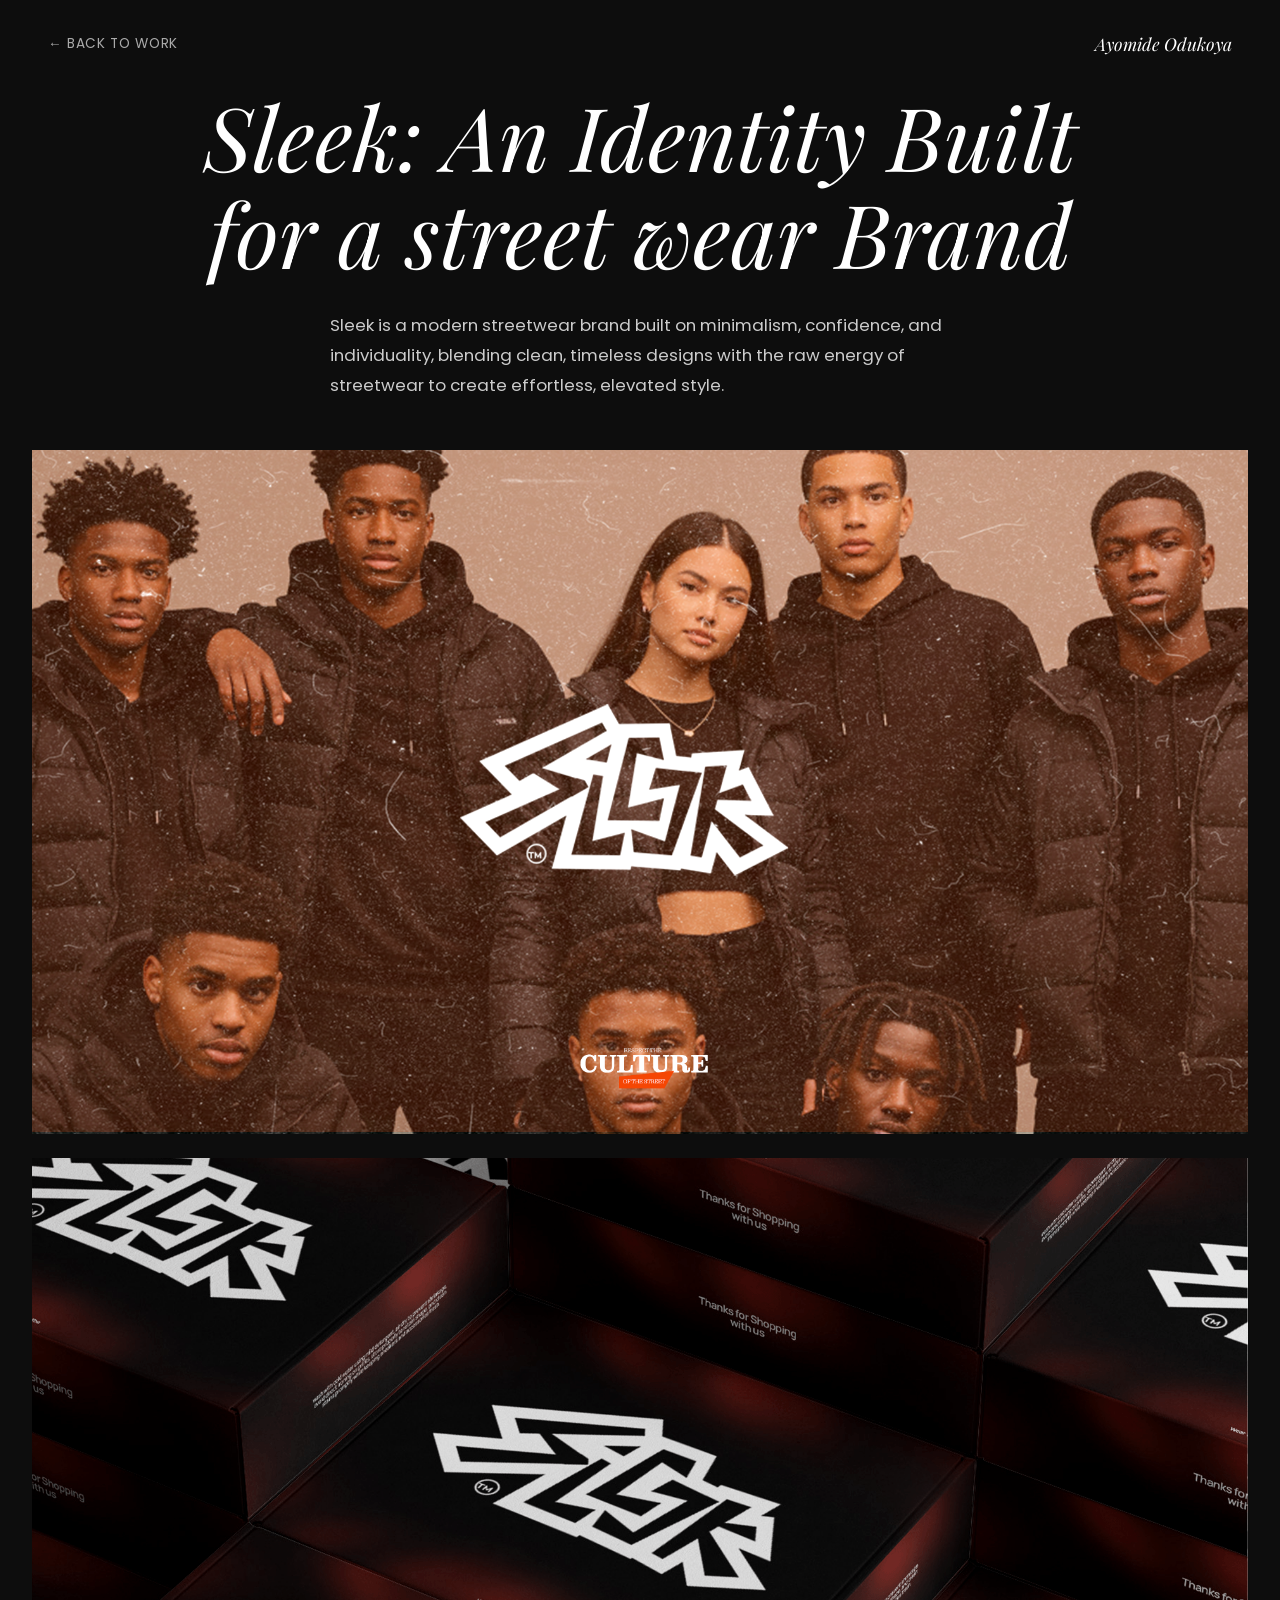
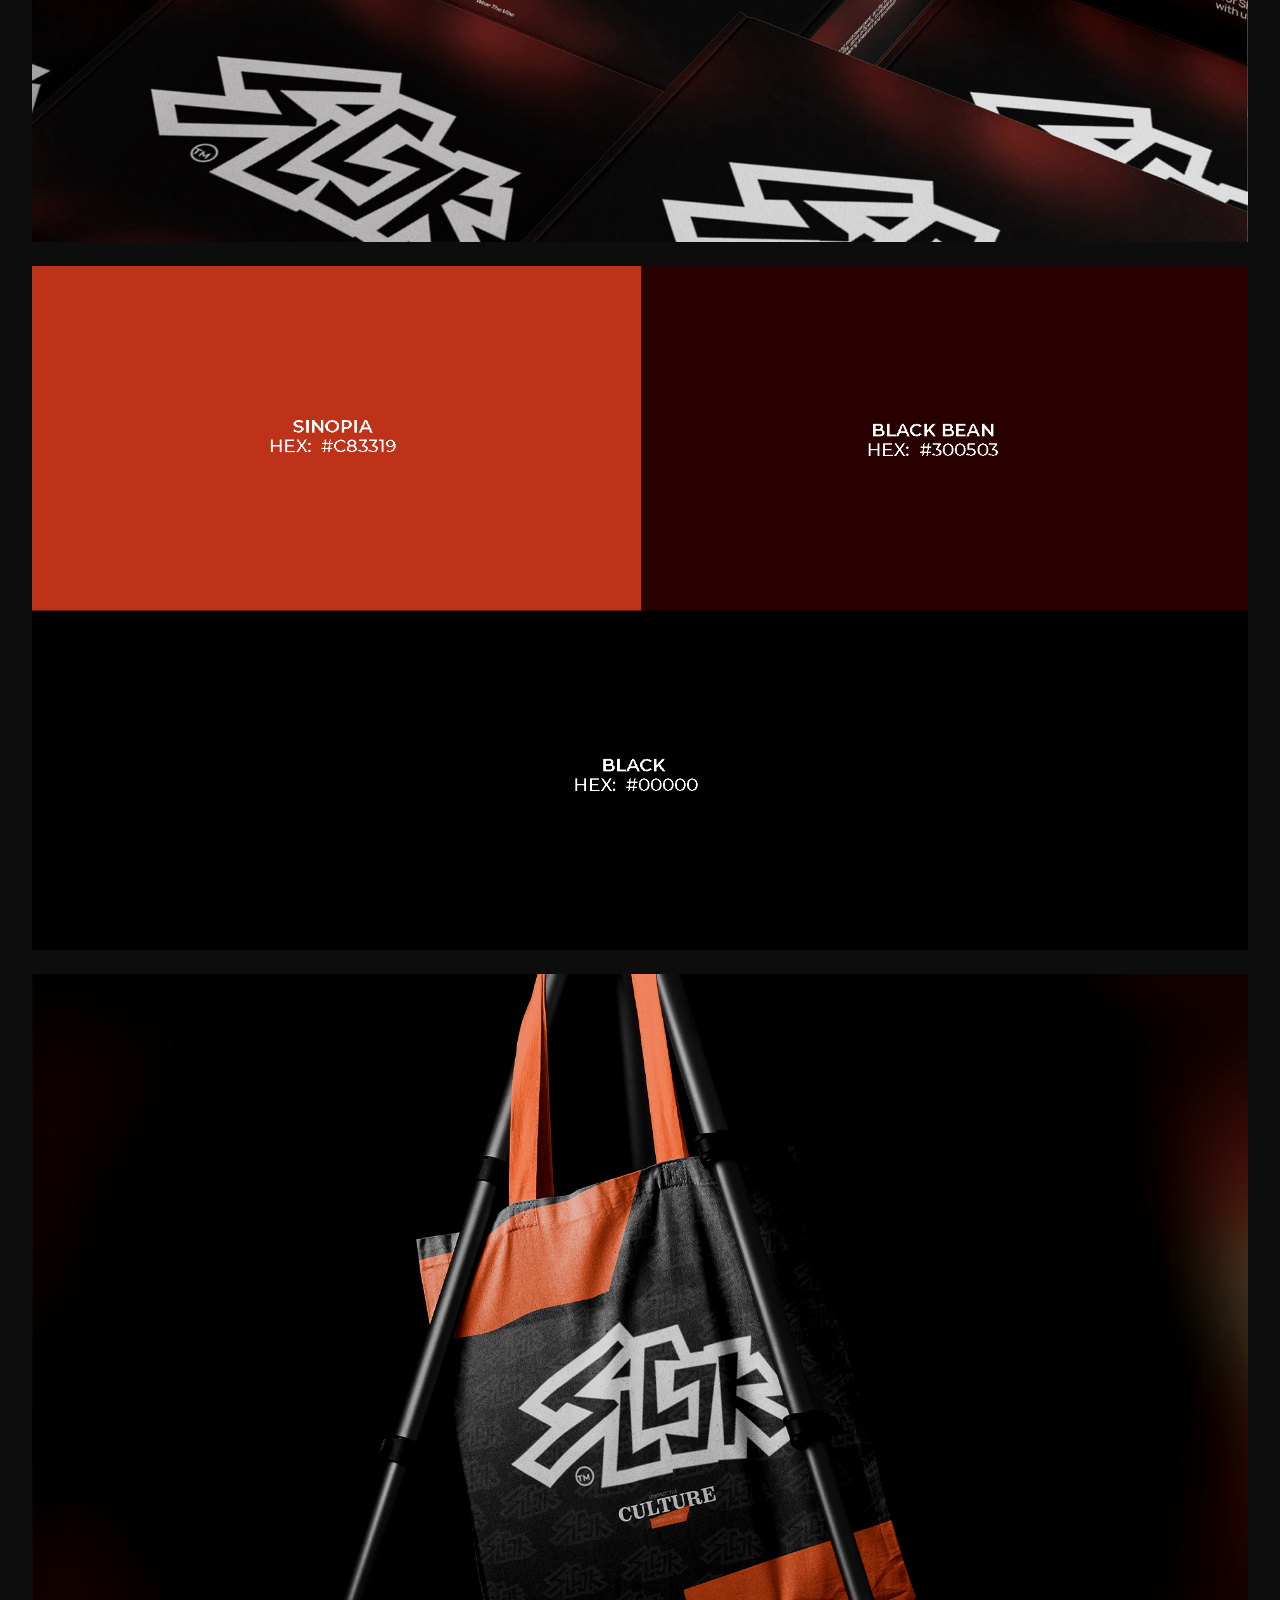
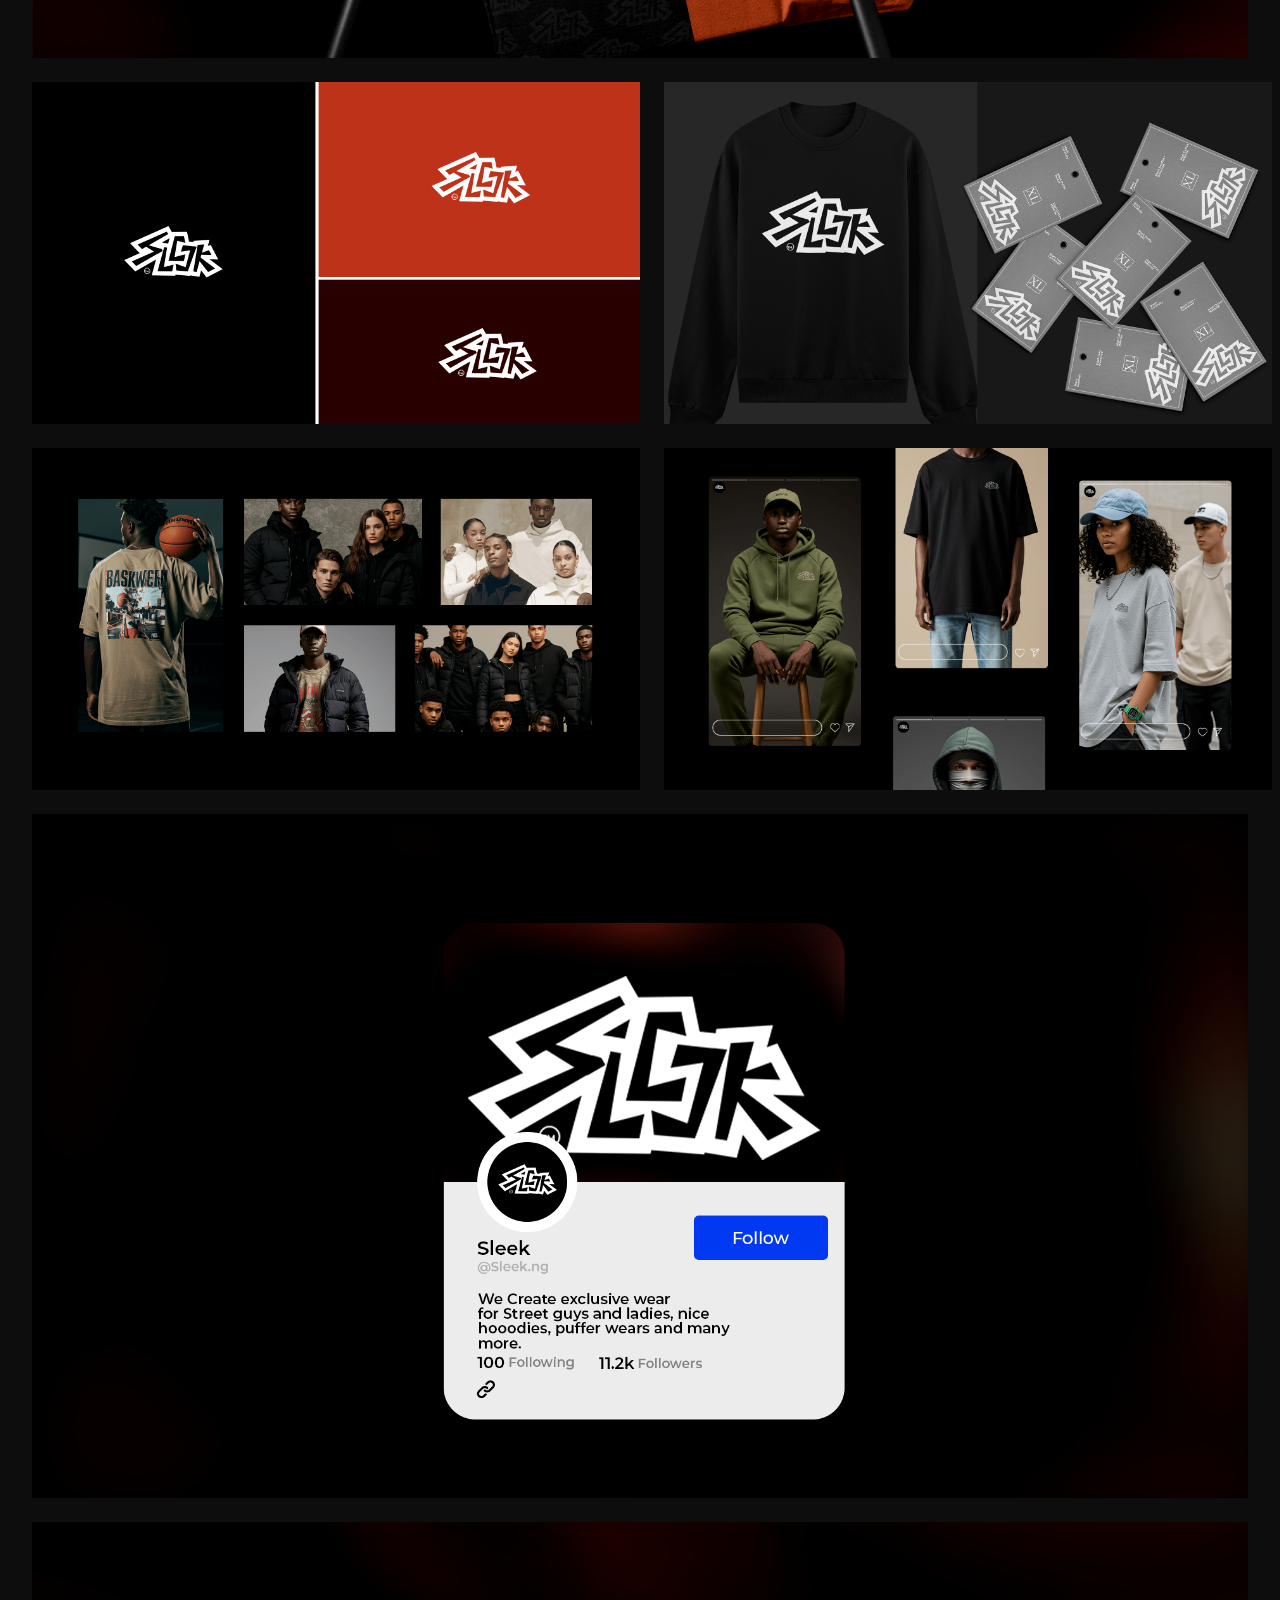
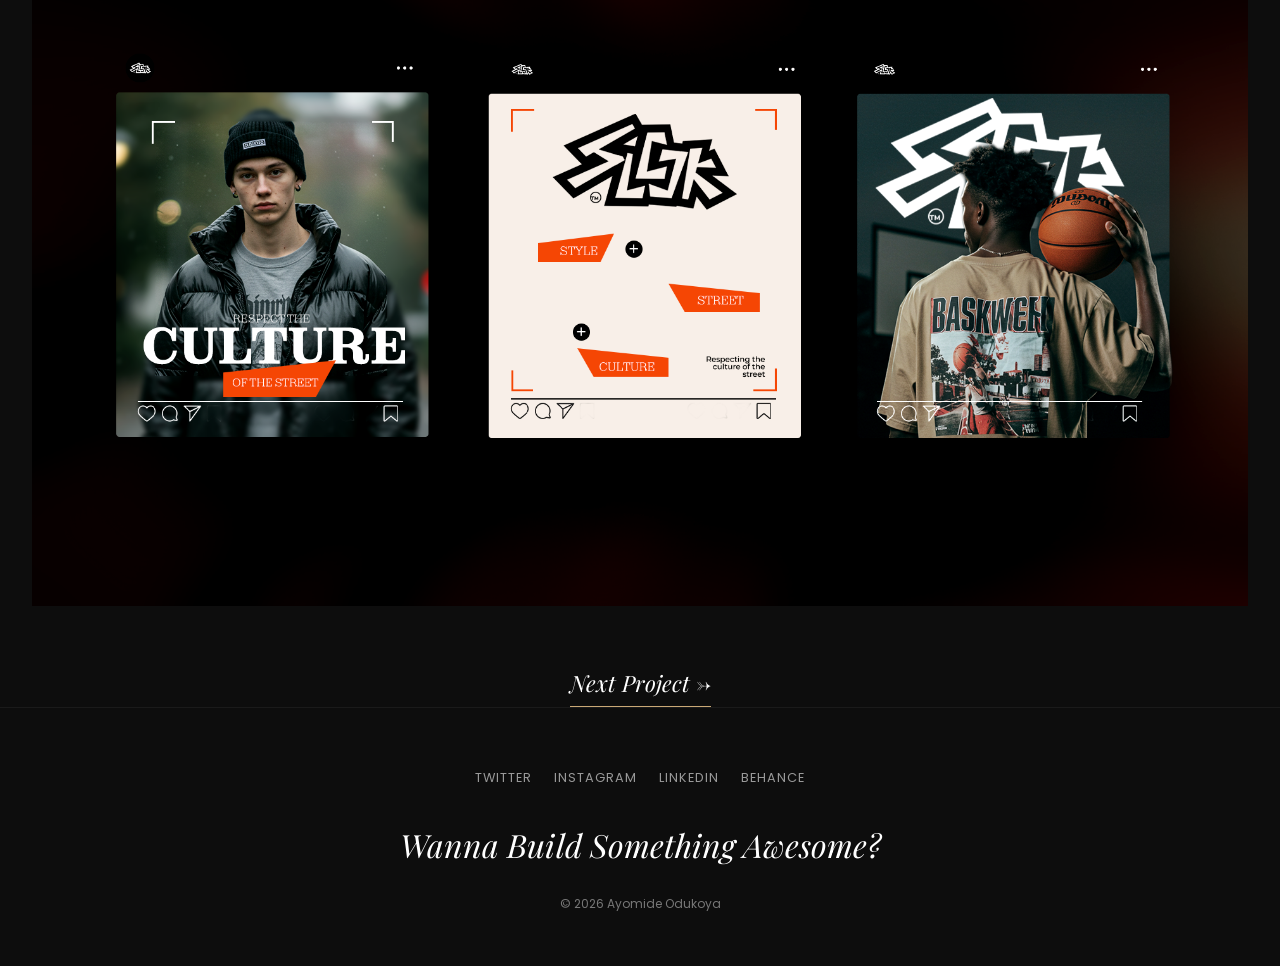
<file: sleek.html>
<!DOCTYPE html>
<html lang="en">
<head>
    <meta charset="UTF-8">
    <meta name="viewport" content="width=device-width, initial-scale=1.0">
    <title>Queen's Wisdom — Mide'sfolio</title>
    <link rel="stylesheet" href="queenswisdom.css">
</head>
<body>
    <div class="cursor-dot" id="cursorDot"></div>

    <nav class="project-page-nav">
        <a href="index.html#work" class="project-page-back">← Back to Work</a>
        <div class="project-page-brand">Ayomide Odukoya</div>
    </nav>

    <main class="project-page">
        <h1 class="project-page-title reveal-up">Sleek: An Identity Built for a street wear Brand</h1>

        <p class="project-page-desc reveal-up">
           Sleek is a modern streetwear brand built on minimalism, 
           confidence, and individuality, blending clean, timeless 
           designs with the raw energy of streetwear to create effortless, 
           elevated style.
        </p>

        <!-- <div class="project-info-row reveal-up">
            <div class="project-info-col">
                <span class="info-label">Client</span>
                <span class="info-value">Queen's Wisdom</span>
            </div>
            <div class="project-info-col">
                <span class="info-label">Deliverables</span>
                <span class="info-value">Brand Identity<br>Logo Design<br>Brand Guidelines</span>
            </div>
            <div class="project-info-col">
                <span class="info-label">Year</span>
                <span class="info-value">2026</span>
            </div>
            <div class="project-info-col">
                <span class="info-label">Role</span>
                <span class="info-value">Brand &amp; Logo Designer</span>
            </div>
        </div> -->

        <div class="project-page-images">
            <img class="reveal-up" src="sleek image/sleek 1.png" alt="Queen's Wisdom logo mark">
            <img class="reveal-up" src="sleek image/5.png" alt="Queen's Wisdom">
            <img class="reveal-up" src="sleek image/3.png" alt="Queen's Wisdom">
            <img class="reveal-up" src="sleek image/11.png" alt="Queen's Wisdom">          
             <div class="image-pair">
                <img class="reveal-up" src="sleek image/4.png" alt="Queen's Wisdom">
                <img class="reveal-up" src="sleek image/6.png" alt="Queen's Wisdom">
            </div>          
             <div class="image-pair">
                <img class="reveal-up" src="sleek image/10.png" alt="Queen's Wisdom">
                <img class="reveal-up" src="sleek image/8.png" alt="Queen's Wisdom">
            </div>        
             <img class="reveal-up" src="sleek image/7.png" alt="Queen's Wisdom">           
             <img class="reveal-up" src="sleek image/9.png" alt="Queen's Wisdom">        
             <!-- <div class="image-pair">
                <img class="reveal-up" src="sleek image/9.png" alt="Queen's Wisdom">
                <img class="reveal-up" src="sleek image/10.png" alt="Queen's Wisdom">
            </div> -->
            
        </div>

        <a href="queenswisdom.html" class="project-next reveal-up">Next Project →</a>
    </main>

    <footer class="project-footer">
        <div class="project-footer-socials">
            <a href="https://x.com/da_fi_di" target="_blank" rel="noopener">Twitter</a>
            <a href="https://www.instagram.com/oduks_david/" target="_blank" rel="noopener">Instagram</a>
            <a href="https://www.linkedin.com/in/odukoya-ayomide-0367b6240/" target="_blank" rel="noopener">LinkedIn</a>
            <a href="https://t.co/F8ZWXAWT9s" target="_blank" rel="noopener">Behance</a>
        </div>
        <p class="project-footer-cta">
            <a href="https://mail.google.com/mail/?view=cm&fs=1&to=Oduksayomide@gmail.com" target="_blank" rel="noopener">Wanna Build Something Awesome?</a>
        </p>
        <span class="project-footer-copyright">&copy; 2026 Ayomide Odukoya</span>
    </footer>

    <script>
        document.addEventListener('DOMContentLoaded', function () {
            var revealItems = document.querySelectorAll('.reveal-up');
            var revealObserver = new IntersectionObserver(function (entries) {
                entries.forEach(function (entry) {
                    if (entry.isIntersecting) {
                        entry.target.classList.add('is-visible');
                        revealObserver.unobserve(entry.target);
                    }
                });
            }, { threshold: 0.15 });

            revealItems.forEach(function (item) {
                revealObserver.observe(item);
            });

            var cursorDot = document.getElementById('cursorDot');
            if (cursorDot && window.matchMedia('(pointer: fine)').matches) {
                var mouseX = 0;
                var mouseY = 0;
                var rafPending = false;

                function updateCursorPosition() {
                    cursorDot.style.setProperty('--x', mouseX + 'px');
                    cursorDot.style.setProperty('--y', mouseY + 'px');
                    rafPending = false;
                }

                document.addEventListener('mousemove', function (e) {
                    mouseX = e.clientX;
                    mouseY = e.clientY;
                    cursorDot.style.opacity = '1';

                    if (!rafPending) {
                        rafPending = true;
                        requestAnimationFrame(updateCursorPosition);
                    }
                });

                document.addEventListener('mouseleave', function () {
                    cursorDot.style.opacity = '0';
                });

                document.addEventListener('mouseover', function (e) {
                    var anchor = e.target.closest('a');
                    if (anchor) {
                        cursorDot.classList.add('cursor-dot-link');
                    }
                });

                document.addEventListener('mouseout', function (e) {
                    var anchor = e.target.closest('a');
                    if (anchor) {
                        cursorDot.classList.remove('cursor-dot-link');
                    }
                });
            }
        });
    </script>
</body>
</html>
</file>
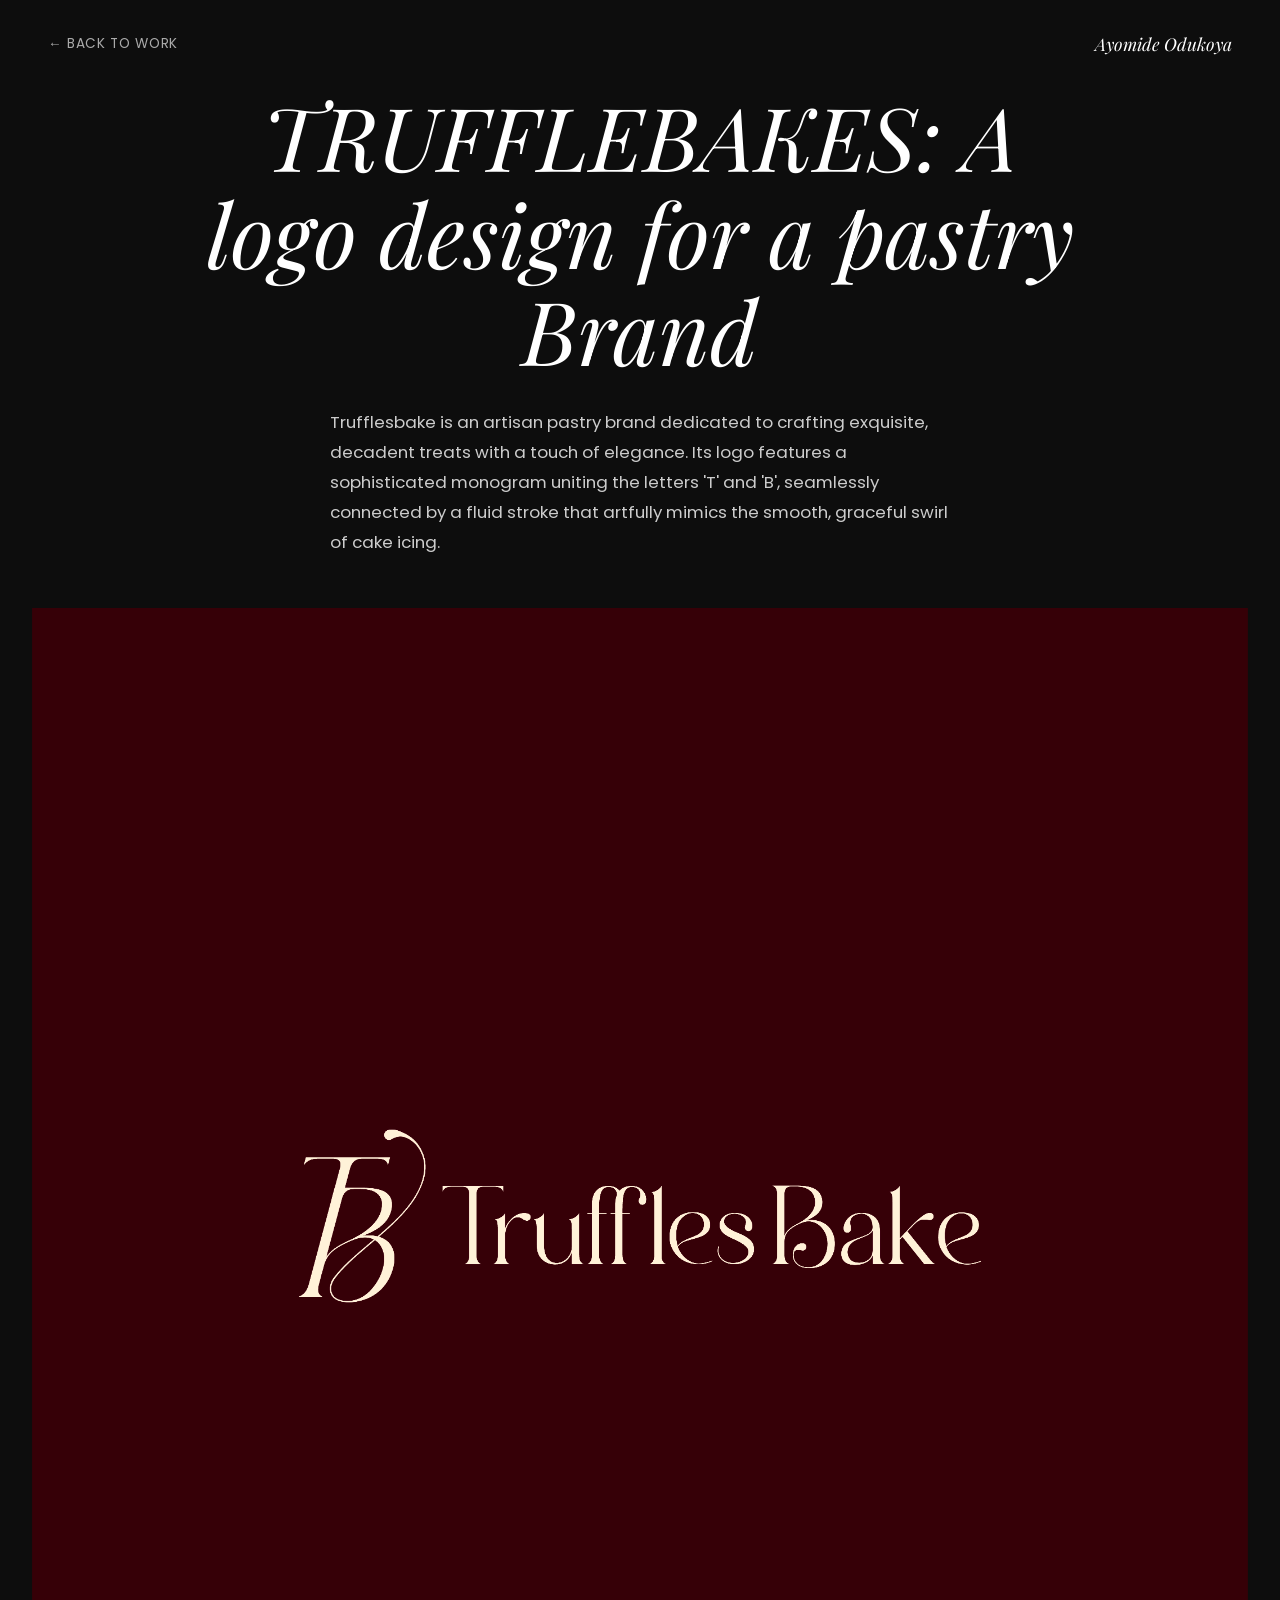
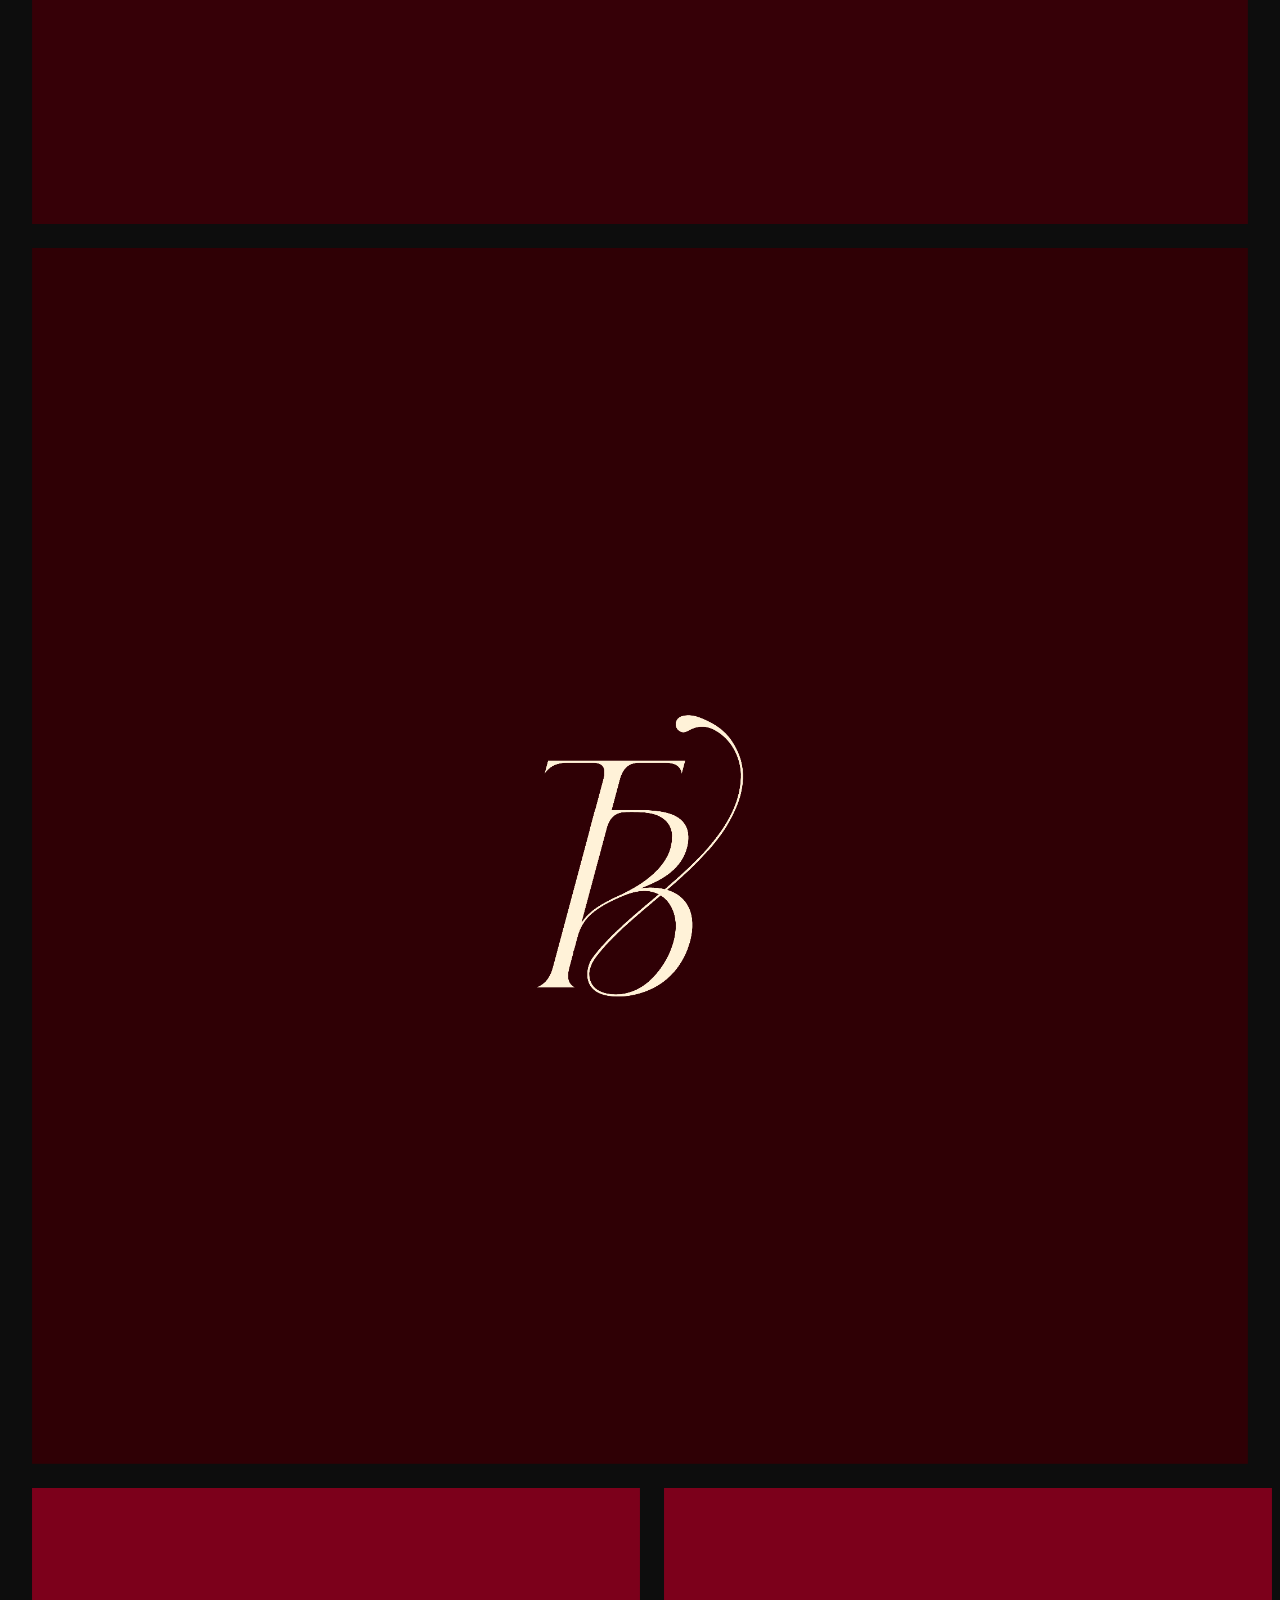
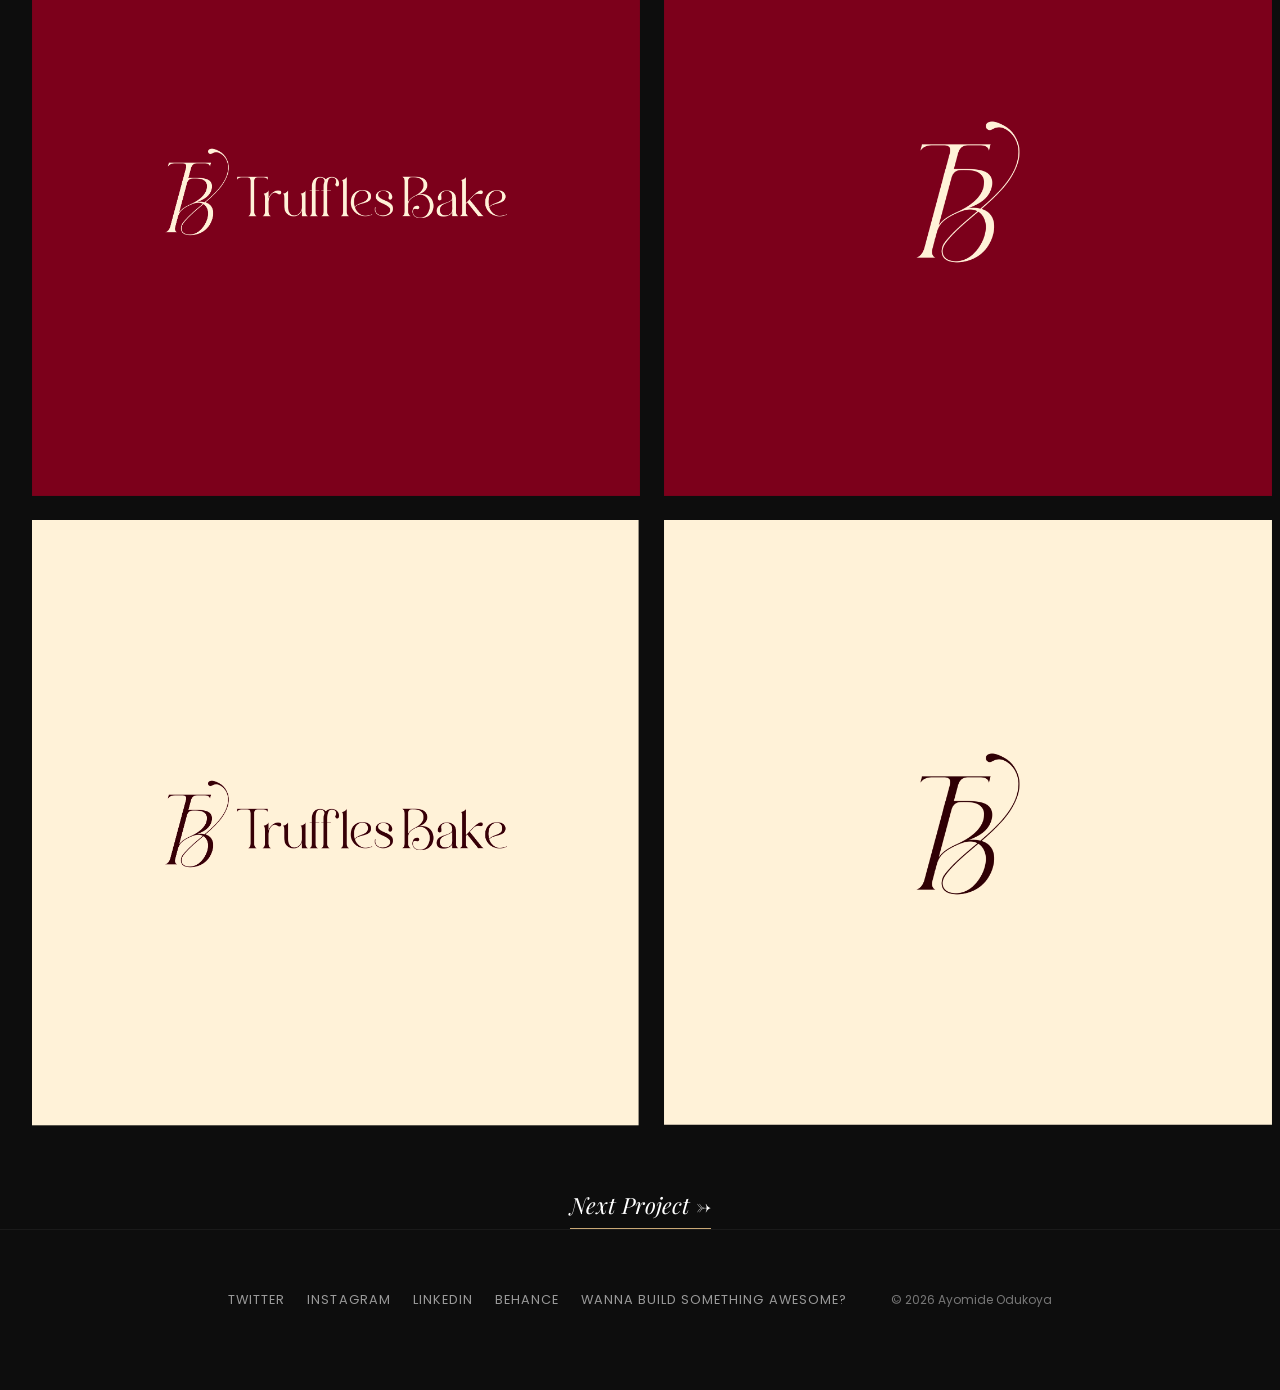
<file: truffle.html>
<!DOCTYPE html>
<html lang="en">
<head>
    <meta charset="UTF-8">
    <meta name="viewport" content="width=device-width, initial-scale=1.0">
    <title>Queen's Wisdom — Mide'sfolio</title>
    <link rel="stylesheet" href="queenswisdom.css">
</head>
<body>
    <div class="cursor-dot" id="cursorDot"></div>

    <nav class="project-page-nav">
        <a href="index.html#work" class="project-page-back">← Back to Work</a>
        <div class="project-page-brand">Ayomide Odukoya</div>
    </nav>

    <main class="project-page">
        <h1 class="project-page-title reveal-up">TRUFFLEBAKES: A logo design for a pastry Brand</h1>

        <p class="project-page-desc reveal-up">
            Trufflesbake is an artisan pastry brand dedicated to crafting exquisite, 
            decadent treats with a touch of elegance.

Its logo features a sophisticated monogram uniting the letters 'T' and 'B', 
seamlessly connected by a fluid stroke that artfully mimics the smooth, 
graceful swirl of cake icing.
        </p>

        <div class="project-page-images">
            <img class="reveal-up" src="trufflebakes/Logo 1.png" alt="TruffleBakes logo mark">
            <img class="reveal-up" src="trufflebakes/Logomark 1.png" alt="TruffleBakes">         
             <div class="image-pair">
                <img class="reveal-up" src="trufflebakes/Logo 2.png" alt="TruffleBakes">
                <img class="reveal-up" src="trufflebakes/Logomark 2.png" alt="TruffleBakes">
            </div>           
             <div class="image-pair">
                <img class="reveal-up" src="trufflebakes/Logo 3.png" alt="TruffleBakes">
                <img class="reveal-up" src="trufflebakes/Logomark 3.png" alt="TruffleBakes">
            </div>           
    
            
        </div>

        <a href="venture.html" class="project-next reveal-up">Next Project →</a>
    </main>

    <footer class="project-footer">
        <div class="project-footer-socials">
            <a href="https://x.com/da_fi_di" target="_blank" rel="noopener">Twitter</a>
            <a href="https://www.instagram.com/oduks_david/" target="_blank" rel="noopener">Instagram</a>
            <a href="https://www.linkedin.com/in/odukoya-ayomide-0367b6240/" target="_blank" rel="noopener">LinkedIn</a>
            <a href="https://t.co/F8ZWXAWT9s" target="_blank" rel="noopener">Behance</a>
           <a href="https://mail.google.com/mail/?view=cm&fs=1&to=Oduksayomide@gmail.com" target="_blank" rel="noopener">Wanna Build Something Awesome?</a>
        </p>
        <span class="project-footer-copyright">&copy; 2026 Ayomide Odukoya</span>
    </footer>

    <script>
        document.addEventListener('DOMContentLoaded', function () {
            var revealItems = document.querySelectorAll('.reveal-up');
            var revealObserver = new IntersectionObserver(function (entries) {
                entries.forEach(function (entry) {
                    if (entry.isIntersecting) {
                        entry.target.classList.add('is-visible');
                        revealObserver.unobserve(entry.target);
                    }
                });
            }, { threshold: 0.15 });

            revealItems.forEach(function (item) {
                revealObserver.observe(item);
            });

            var cursorDot = document.getElementById('cursorDot');
            if (cursorDot && window.matchMedia('(pointer: fine)').matches) {
                var mouseX = 0;
                var mouseY = 0;
                var rafPending = false;

                function updateCursorPosition() {
                    cursorDot.style.setProperty('--x', mouseX + 'px');
                    cursorDot.style.setProperty('--y', mouseY + 'px');
                    rafPending = false;
                }

                document.addEventListener('mousemove', function (e) {
                    mouseX = e.clientX;
                    mouseY = e.clientY;
                    cursorDot.style.opacity = '1';

                    if (!rafPending) {
                        rafPending = true;
                        requestAnimationFrame(updateCursorPosition);
                    }
                });

                document.addEventListener('mouseleave', function () {
                    cursorDot.style.opacity = '0';
                });

                document.addEventListener('mouseover', function (e) {
                    var anchor = e.target.closest('a');
                    if (anchor) {
                        cursorDot.classList.add('cursor-dot-link');
                    }
                });

                document.addEventListener('mouseout', function (e) {
                    var anchor = e.target.closest('a');
                    if (anchor) {
                        cursorDot.classList.remove('cursor-dot-link');
                    }
                });
            }
        });
    </script>
</body>
</html>
</file>
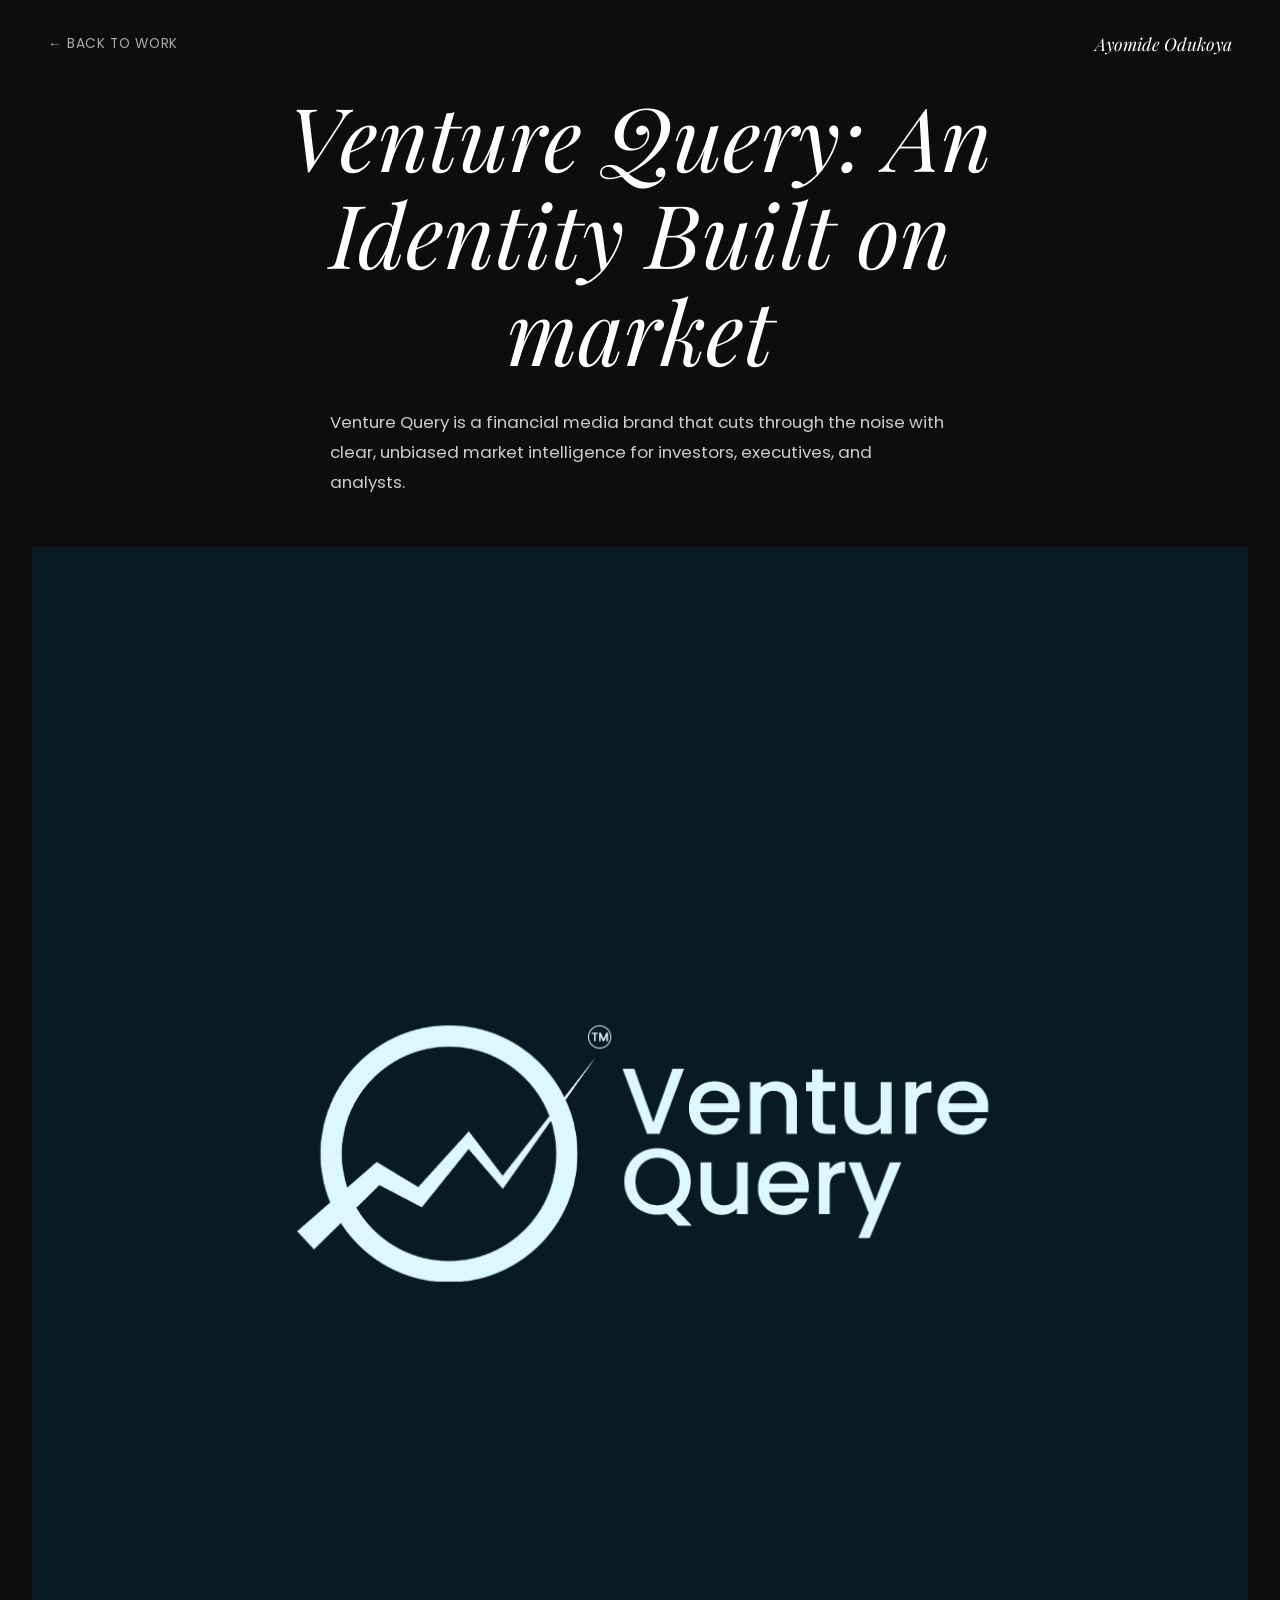
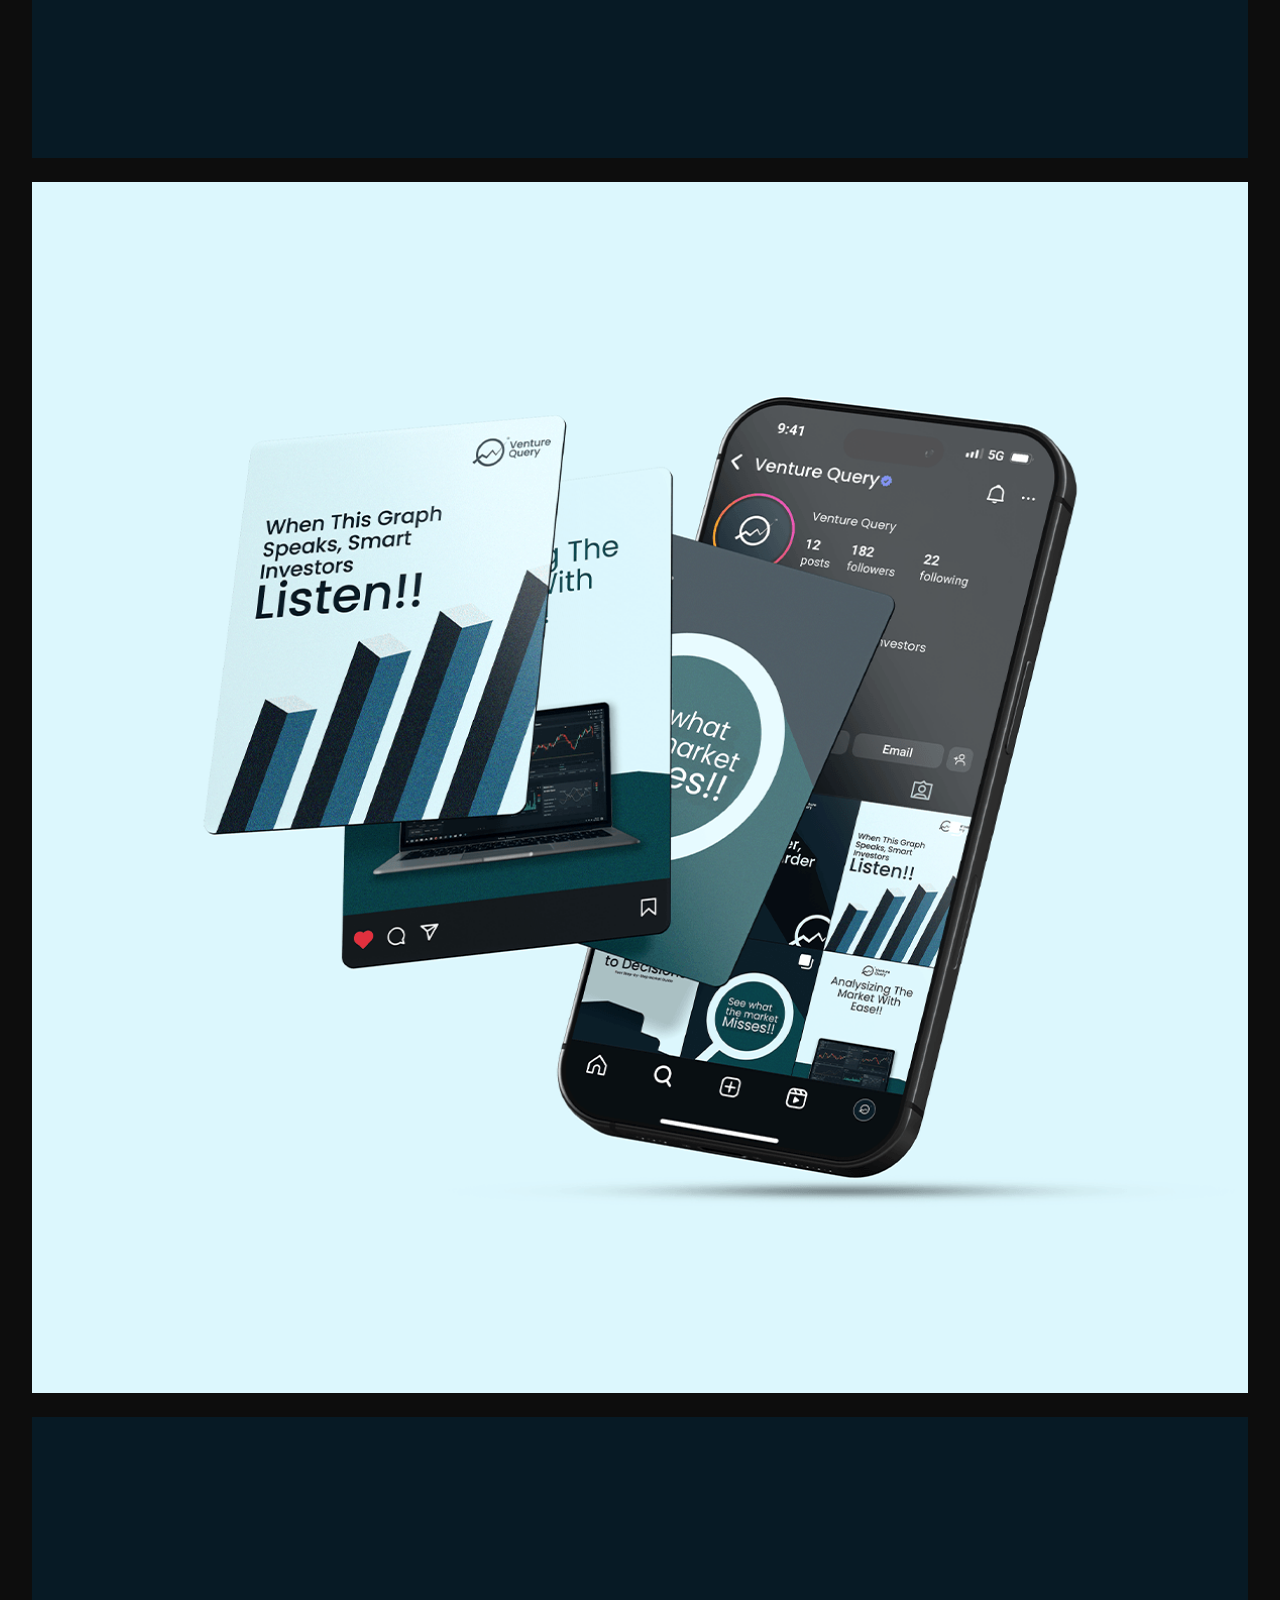
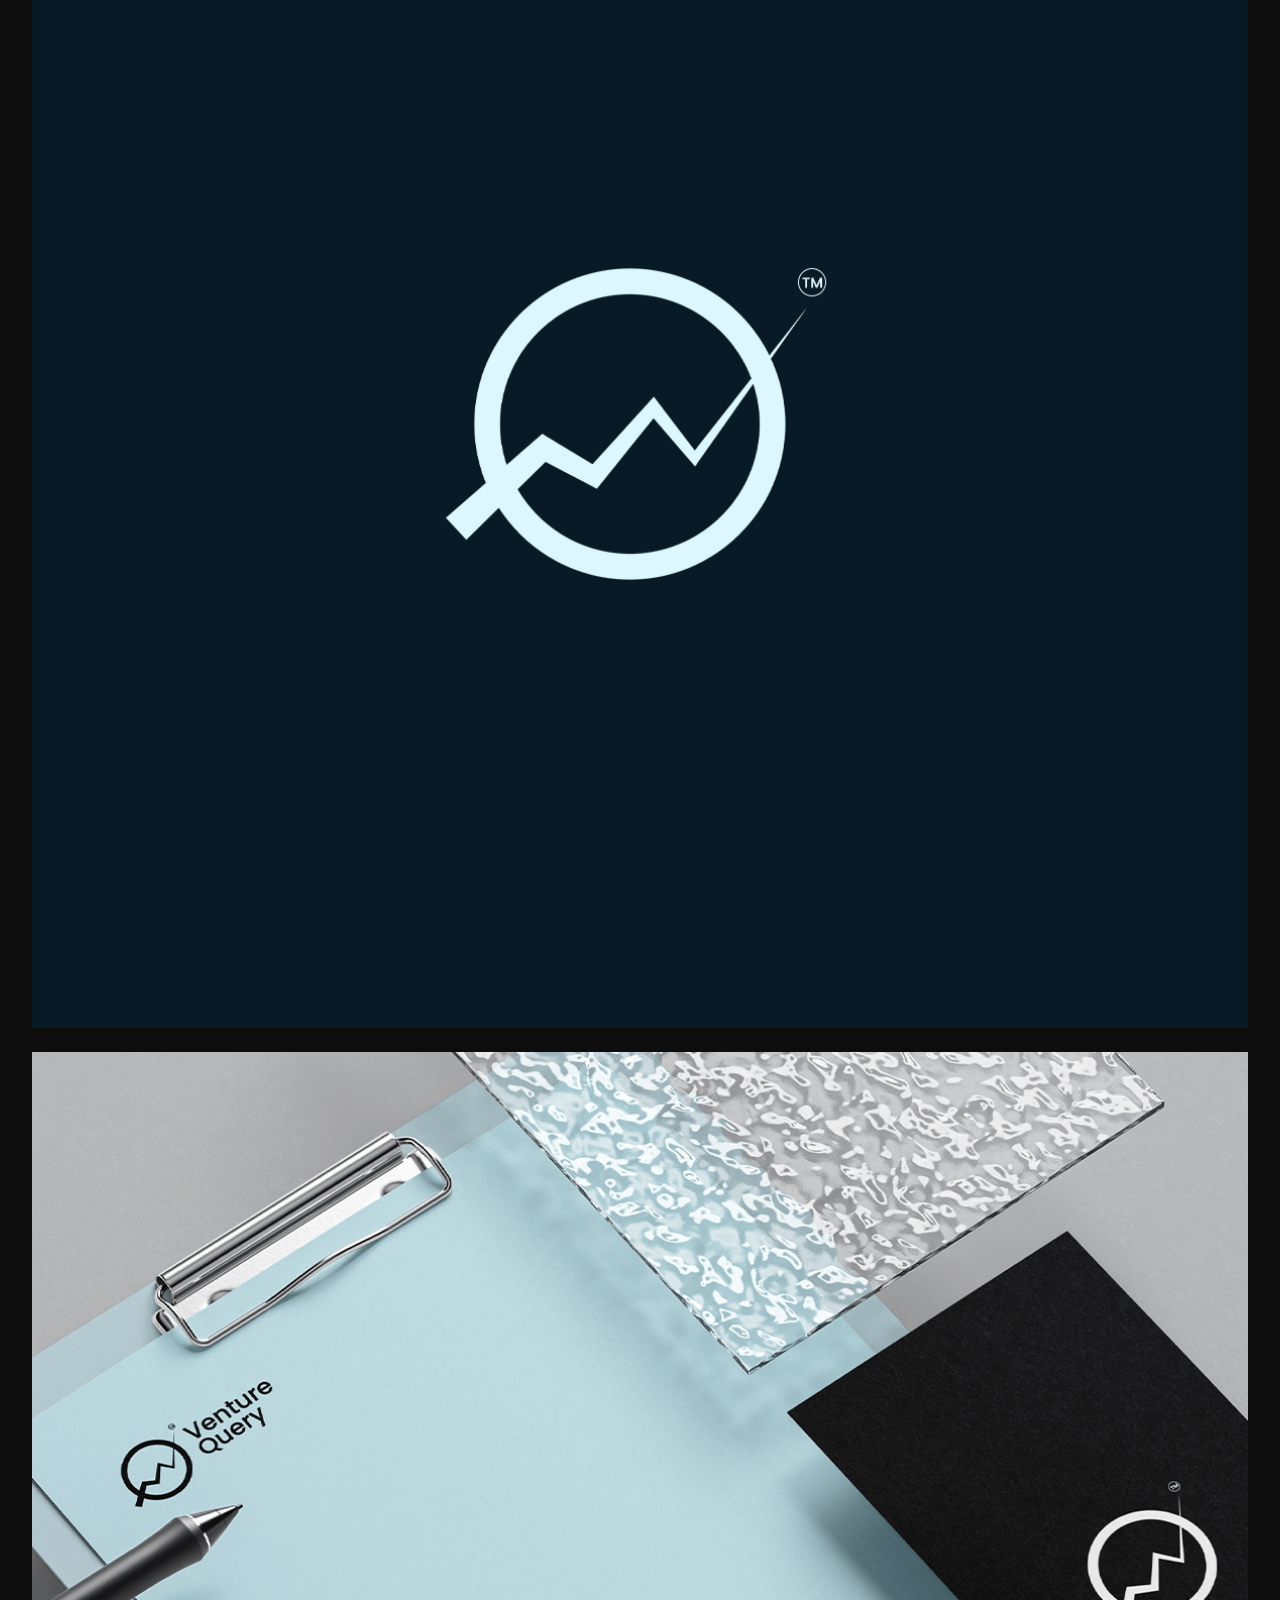
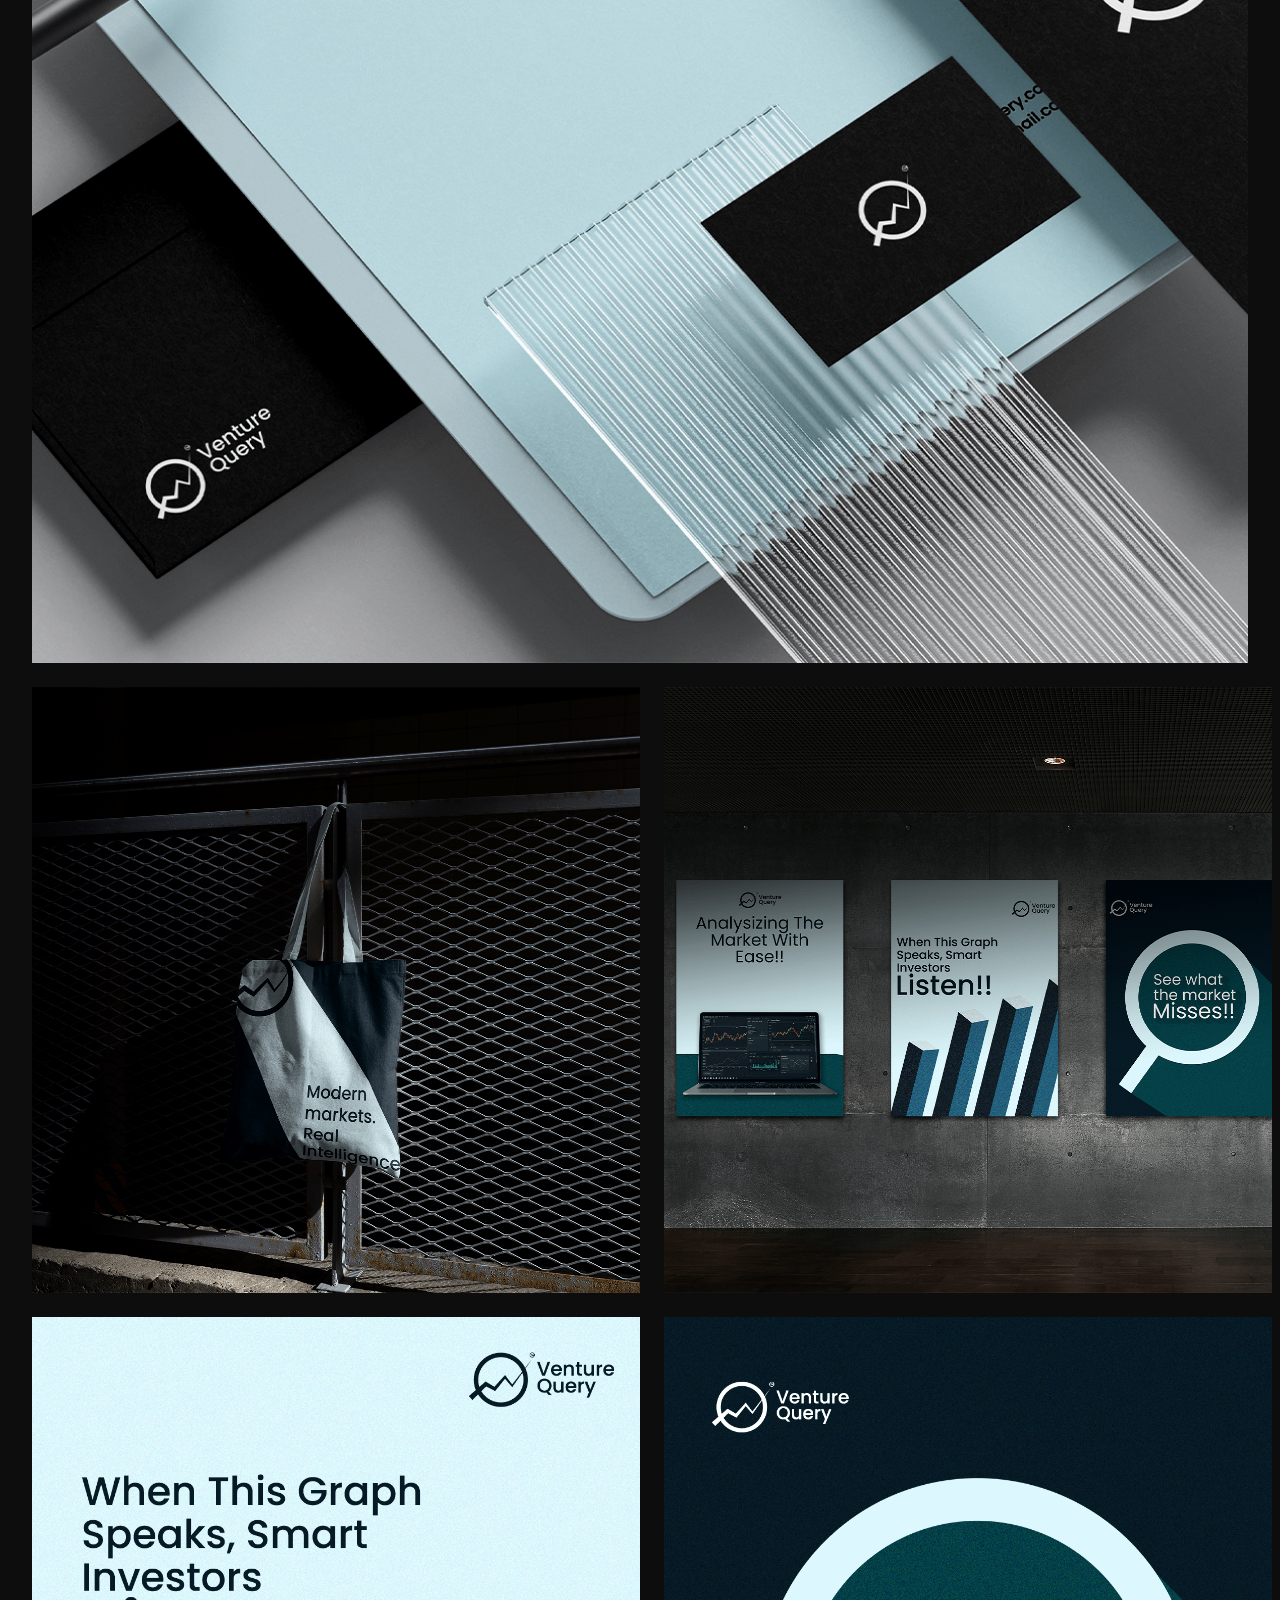
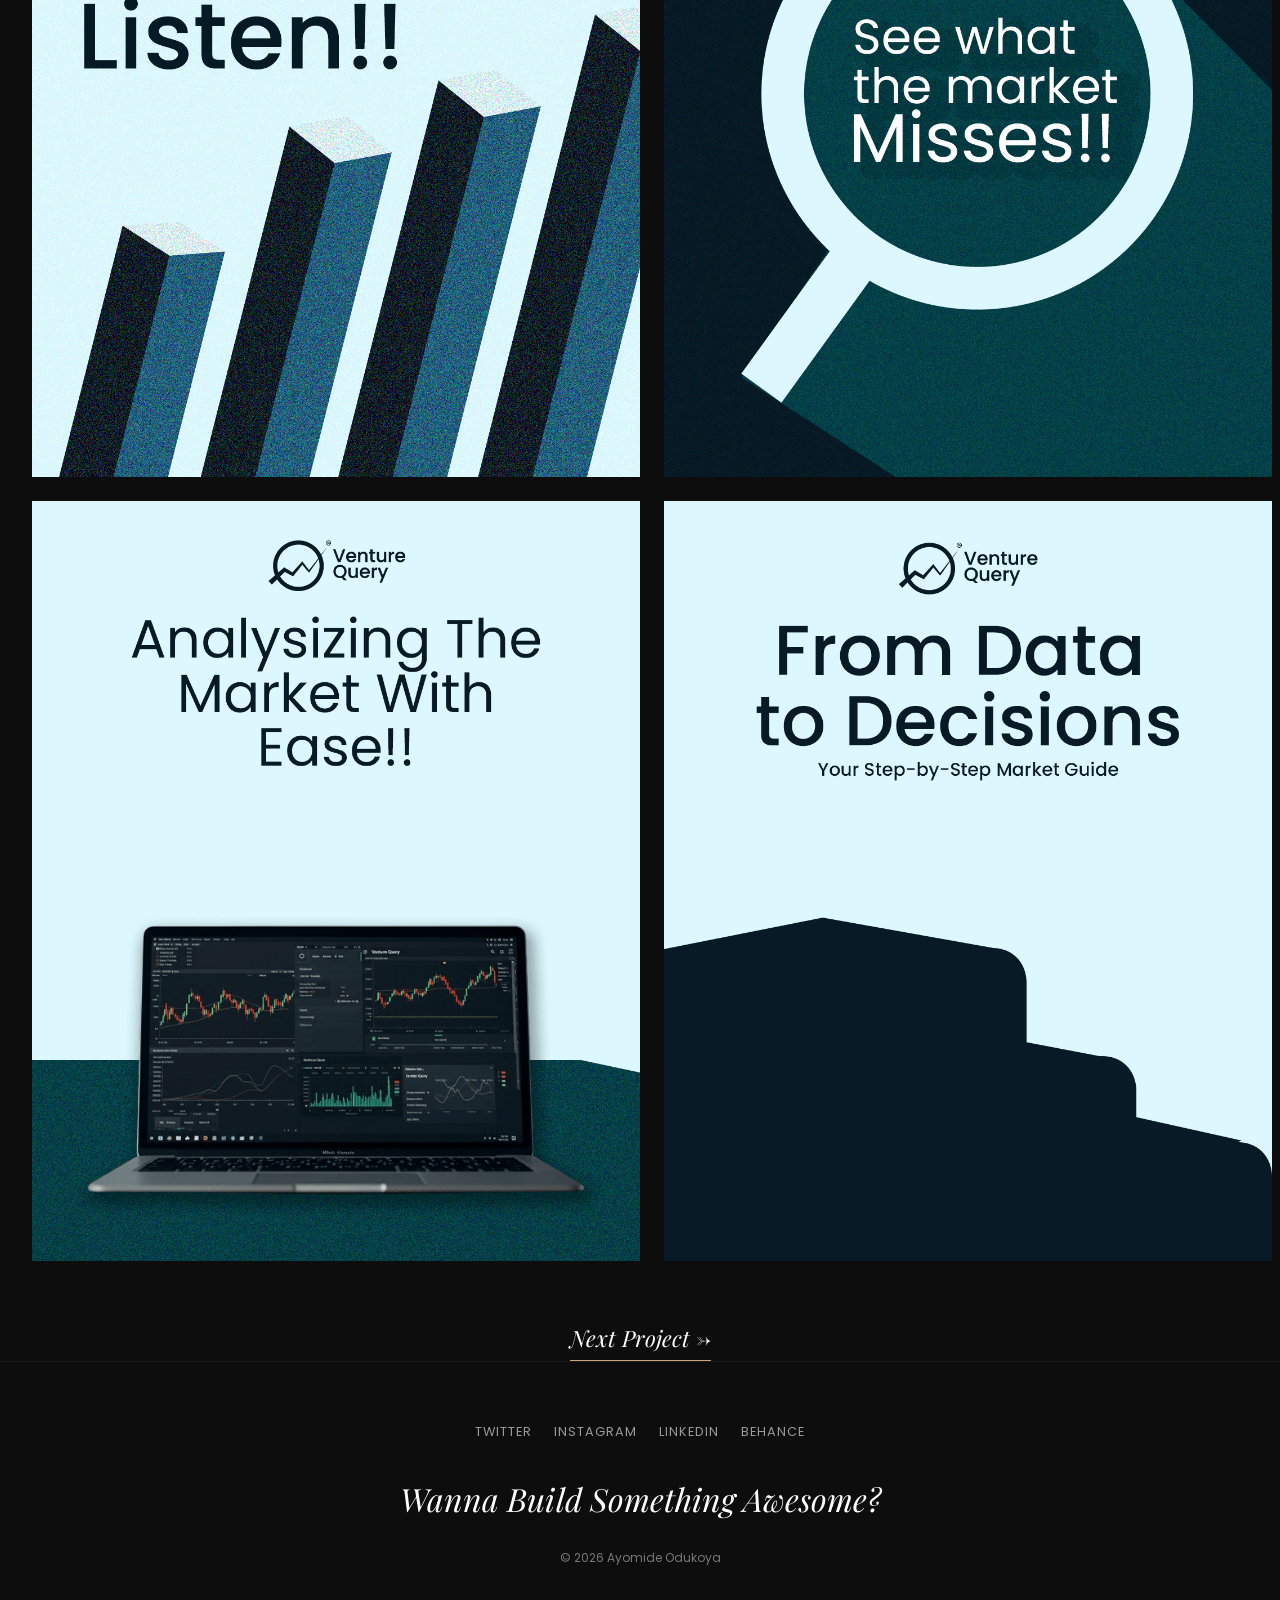
<file: venture.html>
<!DOCTYPE html>
<html lang="en">
<head>
    <meta charset="UTF-8">
    <meta name="viewport" content="width=device-width, initial-scale=1.0">
    <title>Queen's Wisdom — Mide'sfolio</title>
    <link rel="stylesheet" href="queenswisdom.css">
</head>
<body>
    <div class="cursor-dot" id="cursorDot"></div>

    <nav class="project-page-nav">
        <a href="index.html#work" class="project-page-back">← Back to Work</a>
        <div class="project-page-brand">Ayomide Odukoya</div>
    </nav>

    <main class="project-page">
        <h1 class="project-page-title reveal-up">Venture Query: An Identity Built on market</h1>

        <p class="project-page-desc reveal-up">
        Venture Query is a financial media brand that cuts through the noise with clear, 
        unbiased market intelligence for investors, executives, and analysts.
        </p>

        <!-- <div class="project-info-row reveal-up">
            <div class="project-info-col">
                <span class="info-label">Client</span>
                <span class="info-value">Queen's Wisdom</span>
            </div>
            <div class="project-info-col">
                <span class="info-label">Deliverables</span>
                <span class="info-value">Brand Identity<br>Logo Design<br>Brand Guidelines</span>
            </div>
            <div class="project-info-col">
                <span class="info-label">Year</span>
                <span class="info-value">2026</span>
            </div>
            <div class="project-info-col">
                <span class="info-label">Role</span>
                <span class="info-value">Brand &amp; Logo Designer</span>
            </div>
        </div> -->

        <div class="project-page-images">
            <img class="reveal-up" src="new query/Venture Query Logo.png" alt="Queen's Wisdom logo mark">
            <img class="reveal-up" src="new query/17.png" alt="Queen's Wisdom">
            <img class="reveal-up" src="new query/venture query(logomark).png" alt="Queen's Wisdom">
            <img class="reveal-up" src="new query/19.png" alt="Queen's Wisdom">          
             <div class="image-pair">
                <img class="reveal-up" src="new query/21.png" alt="Queen's Wisdom">
                <img class="reveal-up" src="new query/22.png" alt="Queen's Wisdom">
            </div>            <div class="image-pair">
                <img class="reveal-up" src="new query/social media1.png" alt="Queen's Wisdom">
                <img class="reveal-up" src="new query/social media2.png" alt="Queen's Wisdom">
            </div>           
             <div class="image-pair">
                <img class="reveal-up" src="new query/social media3.png" alt="Queen's Wisdom">
                <img class="reveal-up" src="new query/social media4.png" alt="Queen's Wisdom">
            </div>
            
        </div>

        <a href="myotherproject.html" class="project-next reveal-up">Next Project →</a>
    </main>

    <footer class="project-footer">
        <div class="project-footer-socials">
            <a href="https://x.com/da_fi_di" target="_blank" rel="noopener">Twitter</a>
            <a href="https://www.instagram.com/oduks_david/" target="_blank" rel="noopener">Instagram</a>
            <a href="https://www.linkedin.com/in/odukoya-ayomide-0367b6240/" target="_blank" rel="noopener">LinkedIn</a>
            <a href="https://t.co/F8ZWXAWT9s" target="_blank" rel="noopener">Behance</a>
        </div>
        <p class="project-footer-cta">
            <a href="https://mail.google.com/mail/?view=cm&fs=1&to=Oduksayomide@gmail.com" target="_blank" rel="noopener">Wanna Build Something Awesome?</a>
        </p>
        <span class="project-footer-copyright">&copy; 2026 Ayomide Odukoya</span>
    </footer>

    <script>
        document.addEventListener('DOMContentLoaded', function () {
            var revealItems = document.querySelectorAll('.reveal-up');
            var revealObserver = new IntersectionObserver(function (entries) {
                entries.forEach(function (entry) {
                    if (entry.isIntersecting) {
                        entry.target.classList.add('is-visible');
                        revealObserver.unobserve(entry.target);
                    }
                });
            }, { threshold: 0.15 });

            revealItems.forEach(function (item) {
                revealObserver.observe(item);
            });

            var cursorDot = document.getElementById('cursorDot');
            if (cursorDot && window.matchMedia('(pointer: fine)').matches) {
                var mouseX = 0;
                var mouseY = 0;
                var rafPending = false;

                function updateCursorPosition() {
                    cursorDot.style.setProperty('--x', mouseX + 'px');
                    cursorDot.style.setProperty('--y', mouseY + 'px');
                    rafPending = false;
                }

                document.addEventListener('mousemove', function (e) {
                    mouseX = e.clientX;
                    mouseY = e.clientY;
                    cursorDot.style.opacity = '1';

                    if (!rafPending) {
                        rafPending = true;
                        requestAnimationFrame(updateCursorPosition);
                    }
                });

                document.addEventListener('mouseleave', function () {
                    cursorDot.style.opacity = '0';
                });

                document.addEventListener('mouseover', function (e) {
                    var anchor = e.target.closest('a');
                    if (anchor) {
                        cursorDot.classList.add('cursor-dot-link');
                    }
                });

                document.addEventListener('mouseout', function (e) {
                    var anchor = e.target.closest('a');
                    if (anchor) {
                        cursorDot.classList.remove('cursor-dot-link');
                    }
                });
            }
        });
    </script>
</body>
</html>
</file>
<file: main.css>
/* ==========================
   Fonts
========================== */
@import url('https://fonts.googleapis.com/css2?family=Poppins:wght@300;400;500;600;700&family=Great+Vibes&family=Playfair+Display:ital,wght@0,400;0,500;1,400;1,500&display=swap');

/* ==========================
   Reset & Base
========================== */
html {
    scroll-behavior: smooth;
}

* {
    margin: 0;
    padding: 0;
    box-sizing: border-box;
}

body {
    font-family: 'Poppins', sans-serif;
    background-color: #0d0d0d;
    color: #ffffff;
    line-height: 1.6;
}

.cursive {
    font-family: 'Great Vibes', cursive;
}

/* ==========================
   Custom Cursor Dot
========================== */
.cursor-dot {
    position: fixed;
    top: 0;
    left: 0;
    width: 10px;
    height: 10px;
    border-radius: 50%;
    background: #ffffff;
    border: 1.5px solid transparent;
    pointer-events: none;
    z-index: 9999;
    opacity: 0;
    display: flex;
    align-items: center;
    justify-content: center;
    mix-blend-mode: normal;
    will-change: transform;
    transform: translate3d(calc(var(--x, 0px) - 50%), calc(var(--y, 0px) - 50%), 0);
    transition: opacity 0.3s ease, width 0.25s ease, height 0.25s ease,
        background 0.25s ease, border-color 0.25s ease;
}

.cursor-dot::after {
    content: '↗';
    font-family: 'Poppins', sans-serif;
    color: #c9a876;
    font-size: 0;
    transition: font-size 0.25s ease;
}

/* Hovering a project card: large stroke-only ring, no fill */
.cursor-dot.cursor-dot-large {
    width: 70px;
    height: 70px;
    background: transparent;
    border-color: #c9a876;
    mix-blend-mode: difference;
}

/* Hovering any other link: stroke ring with an arrow icon */
.cursor-dot.cursor-dot-link {
    width: 50px;
    height: 50px;
    background: transparent;
    border-color: #c9a876;
    mix-blend-mode: difference;
}

.cursor-dot.cursor-dot-link::after {
    font-size: 18px;
}

@media (pointer: coarse) {
    .cursor-dot {
        display: none;
    }
}

/* ==========================
   Hero Header
========================== */
.hero {
    position: relative;
    min-height: 100vh;
    display: flex;
    flex-direction: column;
    justify-content: space-between;
    padding: 30px 40px;
    background: #0d0d0d;
    overflow: hidden;
}

.hero-nav,
.hero-main,
.hero-meta {
    position: relative;
    z-index: 1;
}

/* --- Nav row --- */
.hero-nav {
    display: flex;
    align-items: center;
    justify-content: space-between;
    font-size: 0.8rem;
    text-transform: uppercase;
    letter-spacing: 0.14em;
}

.hero-brand {
    font-family: 'Playfair Display', serif;
    font-style: italic;
    font-size: 1.4rem;
    text-transform: none;
    letter-spacing: 0;
}

.hero-brand span {
    color: #999999;
    font-style: normal;
    font-family: 'Poppins', sans-serif;
    font-size: 0.75rem;
    letter-spacing: 0.14em;
    margin-left: 6px;
}

.hero-links {
    display: flex;
    gap: 36px;
    list-style: none;
}

.hero-links li {
    color: #aaaaaa;
}

.hero-links a {
    color: inherit;
    text-decoration: none;
    transition: color 0.3s ease;
}

.hero-links a:hover {
    color: #ffffff;
}

.hero-links li.active {
    color: #ffffff;
}

.hero-links li.active a {
    color: #ffffff;
}

.hero-links li.active::before {
    content: '• ';
    color: #c9a876;
}

/* --- Center content: Building Designs / image / that Stand Out --- */
.hero-main {
    flex: 1;
    display: flex;
    flex-direction: row;
    flex-wrap: nowrap;
    align-items: center;
    justify-content: center;
    text-align: center;
    gap: 12px;
    padding: 40px 0;
}

.hero-main1 {
    display: flex;
    flex-direction: column;
    align-items: center;
    gap: 8px;
    opacity: 0;
    animation: hero-text-in 1.1s cubic-bezier(0.22, 1, 0.36, 1) forwards;
}

.hero-heading {
    font-family: 'Playfair Display', serif;
    font-style: italic;
    font-weight: 400;
    font-size: clamp(2.2rem, 4.5vw, 3.8rem);
    line-height: 1.15;
    white-space: nowrap;
}

.hero-sub {
    font-family: 'Poppins', sans-serif;
    font-size: clamp(0.85rem, 1.4vw, 1.05rem);
    color: #cccccc;
}

.image-section {
    display: inline-block;
    width: 0;
    height: 380px;
    overflow: hidden;
    border-radius: 4px;
    box-shadow: 0 25px 60px rgba(0, 0, 0, 0.55);
    flex-shrink: 0;
    opacity: 0;
    transition: width 0.7s cubic-bezier(0.22, 1, 0.36, 1), opacity 0.5s ease;
}

/* Hover-to-reveal only applies on wider (desktop) screens */
@media (min-width: 769px) {
    .hero-main:hover .image-section {
        width: 420px;
        opacity: 1;
    }
}

/* Below desktop width, always show the image regardless of pointer type */
@media (max-width: 768px) {
    .image-section {
        width: 80%;
        height: 45vh;
        opacity: 1;
    }

    .image-section img {
        object-position: center 15%;
    }
}

@keyframes hero-text-in {
    from {
        opacity: 0;
        transform: translateY(50px);
    }
    to {
        opacity: 1;
        transform: translateY(0);
    }
}

.image-section img {
    width: 100%;
    height: 100%;
    object-fit: cover;
    filter: grayscale(15%) contrast(1.05);
    display: block;
}

/* --- Floating project photos: pop out from the split alongside the portrait --- */
.floating-gallery {
    position: absolute;
    inset: 0;
    z-index: 0;
    pointer-events: none;
}

.fp-wrap {
    position: absolute;
    opacity: 0;
    will-change: transform, opacity;
    transform: translate(var(--popX, 0), var(--popY, 0)) scale(0.5);
    transition: transform 0.75s cubic-bezier(0.22, 1, 0.36, 1), opacity 0.55s ease;
}

@media (min-width: 769px) {
    .hero-main:hover .fp-wrap {
        opacity: 1;
        transform: translate(0, 0) scale(1);
    }
}

@media (max-width: 768px) {
    .floating-gallery {
        display: none;
    }
}

.floating-pic {
    border-radius: 6px;
    overflow: hidden;
    opacity: 0.6;
    box-shadow: 0 15px 30px rgba(0, 0, 0, 0.5);
    will-change: transform;
    animation: float-drift 22s ease-in-out infinite;
}

.floating-pic img {
    width: 100%;
    height: 100%;
    object-fit: cover;
    display: block;
    filter: grayscale(30%) contrast(1.05);
}

.fp-1 {
    top: 14%;
    left: 8%;
    --popX: 200px;
    --popY: 120px;
    --tx: 22px;
    --ty: 16px;
    --tr: 3deg;
}

.fp-1 .floating-pic {
    width: 150px;
    height: 110px;
    animation-delay: 0s;
}

.fp-2 {
    top: 64%;
    left: 14%;
    --popX: 180px;
    --popY: -140px;
    --tx: -18px;
    --ty: 20px;
    --tr: -3deg;
}

.fp-2 .floating-pic {
    width: 110px;
    height: 85px;
    animation-delay: 3s;
}

.fp-3 {
    top: 16%;
    right: 10%;
    --popX: -200px;
    --popY: 110px;
    --tx: -20px;
    --ty: 14px;
    --tr: -3deg;
}

.fp-3 .floating-pic {
    width: 130px;
    height: 165px;
    animation-delay: 6s;
}

.fp-4 {
    top: 66%;
    right: 16%;
    --popX: -180px;
    --popY: -150px;
    --tx: 16px;
    --ty: -18px;
    --tr: 3deg;
}

.fp-4 .floating-pic {
    width: 95px;
    height: 130px;
    animation-delay: 2s;
}

.fp-5 {
    top: 40%;
    left: 3%;
    --popX: 240px;
    --popY: -10px;
    --tx: 14px;
    --ty: -12px;
    --tr: 2deg;
}

.fp-5 .floating-pic {
    width: 125px;
    height: 95px;
    animation-delay: 5s;
}

@keyframes float-drift {
    0%,
    100% {
        transform: translate(0, 0) rotate(0deg);
    }
    50% {
        transform: translate(var(--tx, 20px), var(--ty, 15px)) rotate(var(--tr, 3deg));
    }
}

/* --- Bottom meta bar --- */
.hero-meta {
    display: flex;
    align-items: center;
    justify-content: space-between;
    font-size: 0.7rem;
    text-transform: uppercase;
    letter-spacing: 0.12em;
    color: #888888;
}

.hero-tag {
    color: #cccccc;
}

/* ==========================
   Work Grid (Project List)
========================== */
.work-grid {
    width: 100%;
    margin: 0;
    padding: 0px 10px;
}

.work-grid-title {
    font-family: 'Playfair Display', serif;
    font-style: italic;
    font-weight: 400;
    font-size: clamp(2rem, 4vw, 3rem);
    margin-bottom: 40px;
    text-align: center;
}

.project-grid {
    display: grid;
    grid-template-columns: repeat(3, 1fr);
    gap: 0;
}

.project-card {
    display: block;
    text-decoration: none;
    color: inherit;
    opacity: 0;
    transform: translateY(50px);
    will-change: transform, opacity;
    transition: opacity 0.7s cubic-bezier(0.22, 1, 0.36, 1), transform 0.7s cubic-bezier(0.22, 1, 0.36, 1);
}

.project-card.is-visible {
    opacity: 1;
    transform: translateY(0);
}

.project-card:nth-child(3n+2) {
    transition-delay: 0.1s;
}

.project-card:nth-child(3n+3) {
    transition-delay: 0.2s;
}

.project-image {
    width: 100%;
    aspect-ratio: 4 / 3;
    overflow: hidden;
    /* border-radius: 4px; */
    background: #1a1a1a;
}

.project-image img {
    width: 100%;
    height: 100%;
    object-fit: cover;
    display: block;
    filter: grayscale(15%) contrast(1.05);
    transition: transform 0.6s ease;
}

.project-card:hover .project-image img {
    transform: scale(1.05);
}

.project-meta {
    display: flex;
    align-items: center;
    gap: 10px;
    padding: 10px 2px 0;
    font-size: 0.78rem;
}

.project-index {
    color: #888888;
    font-variant-numeric: tabular-nums;
}

.project-name {
    flex: 1;
    color: #ffffff;
    font-weight: 500;
}

.project-link {
    color: #aaaaaa;
    white-space: nowrap;
}

.project-card:hover .project-link {
    color: #c9a876;
}

/* ==========================
   About Section
========================== */
.about-section {
    width: 100%;
    padding: 120px 48px;
    background: #0d0d0d;
}

.about-content {
    max-width: 1100px;
    margin: 0 auto;
    display: flex;
    align-items: center;
    justify-content: space-between;
    gap: 70px;
}

.about-text {
    flex: 1;
    max-width: 480px;
}

.about-title {
    font-family: 'Playfair Display', serif;
    font-style: italic;
    font-weight: 400;
    font-size: clamp(2.2rem, 4vw, 3.2rem);
    margin-bottom: 24px;
}

.about-paragraph {
    font-family: 'Poppins', sans-serif;
    font-size: 1rem;
    line-height: 1.8;
    color: #cccccc;
}

.about-cta {
    display: inline-block;
    margin-top: 32px;
    font-family: 'Poppins', sans-serif;
    font-size: 0.95rem;
    letter-spacing: 0.05em;
    text-transform: uppercase;
    color: #c9a876;
    text-decoration: none;
    border-bottom: 1px solid #c9a876;
    padding-bottom: 4px;
    transition: color 0.3s ease, border-color 0.3s ease, transform 0.3s ease;
}

.about-cta:hover {
    color: #ffffff;
    border-color: #ffffff;
    transform: translateX(4px);
}

.about-photo {
    flex-shrink: 0;
    width: 380px;
    height: 460px;
    border-radius: 4px;
    overflow: hidden;
    box-shadow: 0 25px 60px rgba(0, 0, 0, 0.55);
}

.about-photo img {
    width: 100%;
    height: 100%;
    object-fit: cover;
    display: block;
    filter: grayscale(15%) contrast(1.05);
}

/* ==========================
   Page Content (Contact placeholder)
========================== */
.page-content {
    max-width: 1100px;
    margin: 0 auto;
    padding: 60px 40px;
}

/* ==========================
   Responsive
========================== */
@media (max-width: 768px) {
    .hero {
        padding: 24px 20px;
    }

    /* Mobile nav: brand on top, links on one line below */
    .hero-nav {
        flex-direction: column;
        align-items: center;
        gap: 14px;
    }

    .hero-brand {
        font-size: 1.5rem;
        white-space: nowrap;
    }

    .hero-links {
        justify-content: center;
        gap: 22px;
        font-size: 0.8rem;
    }

    .hero-links li {
        white-space: nowrap;
    }

    .hero-main {
        flex-direction: column;
        flex-wrap: wrap;
        justify-content: center;
        gap: 20px;
        min-height: 100vh;
        width: 100%;
    }

    .hero-heading {
        white-space: normal;
        font-size: clamp(2.6rem, 9vw, 4.6rem);
    }

    .hero-meta {
        font-size: 0.62rem;
    }

    .hero-meta span:nth-child(3) {
        display: none;
    }

    .project-grid {
        grid-template-columns: repeat(2, 1fr);
        gap: 0;
    }

    .work-grid {
        padding: 60px 24px;
    }

    .about-section {
        padding: 70px 24px;
    }

    .about-content {
        flex-direction: column-reverse;
        gap: 40px;
        text-align: center;
    }

    .about-text {
        max-width: 100%;
    }

    .about-photo {
        width: 100%;
        max-width: 340px;
        height: 400px;
    }

    .footer-top {
        flex-direction: column;
        align-items: flex-start;
        gap: 32px;
    }

    .footer-bottom {
        flex-direction: column;
        align-items: flex-start;
        gap: 24px;
    }

    .footer-socials {
        flex-wrap: wrap;
    }
}

/* ==========================
   Footer
========================== */
.site-footer {
    position: relative;
    width: 100%;
    background: #000000;
    color: #f5f5f0;
    padding: 60px 48px 40px;
    overflow: hidden;
}

.footer-inner {
    max-width: 1300px;
    margin: 0 auto;
}

.footer-meta-row {
    display: flex;
    align-items: flex-start;
    justify-content: space-between;
    gap: 24px;
    font-family: 'Poppins', sans-serif;
    font-size: 0.8rem;
    letter-spacing: 0.02em;
    color: #999999;
}

.footer-meta-col {
    display: flex;
    flex-direction: column;
    gap: 4px;
    flex: 1;
}

.footer-meta-center {
    align-items: center;
    text-align: center;
}

.footer-meta-right {
    align-items: flex-end;
    text-align: right;
}

.footer-meta-row a {
    color: #999999;
    text-decoration: underline;
    text-underline-offset: 3px;
    transition: color 0.3s ease;
}

.footer-meta-row a:hover {
    color: #c9a876;
}

.footer-name {
    font-family: 'Poppins', sans-serif;
    font-weight: 700;
    font-style: normal;
    /* text-transform: lowercase; */
    font-size: clamp(3.2rem, 9vw, 8rem);
    line-height: 1;
    letter-spacing: -0.02em;
    color: #f5f5f0;
    text-align: center;
    margin: 20px 0 36px;
}

.footer-credit-row {
    display: flex;
    align-items: center;
    justify-content: space-between;
    gap: 20px;
    margin-top: 36px;
    padding-top: 24px;
    border-top: 1px solid #262626;
    font-family: 'Poppins', sans-serif;
    font-size: 0.72rem;
    color: #777777;
}

.footer-socials {
    display: flex;
    gap: 22px;
}

.footer-socials a {
    color: #777777;
    text-decoration: underline;
    text-underline-offset: 3px;
    transition: color 0.3s ease;
}

.footer-socials a:hover {
    color: #c9a876;
}

/* Scroll-triggered rise animation, used across the work title, about section, and footer */
.reveal-up {
    opacity: 0;
    transform: translateY(40px);
    transition: opacity 0.7s cubic-bezier(0.22, 1, 0.36, 1), transform 0.7s cubic-bezier(0.22, 1, 0.36, 1);
}

.reveal-up.is-visible {
    opacity: 1;
    transform: translateY(0);
}

h2.footer-name.reveal-up {
    transition-delay: 0.1s;
}

.footer-meta-row.reveal-up:nth-of-type(3) {
    transition-delay: 0.2s;
}

.footer-credit-row.reveal-up {
    transition-delay: 0.3s;
}

.about-paragraph.reveal-up {
    transition-delay: 0.1s;
}

.about-cta.reveal-up {
    transition-delay: 0.2s;
}

.about-photo.reveal-up {
    transition-delay: 0.15s;
}

@media (max-width: 768px) {
    .site-footer {
        padding: 50px 24px 30px;
    }

    .footer-meta-row {
        flex-direction: column;
        align-items: center;
        text-align: center;
        gap: 14px;
    }

    .footer-meta-center,
    .footer-meta-right {
        align-items: center;
        text-align: center;
    }

    .footer-credit-row {
        flex-direction: column;
        text-align: center;
        gap: 14px;
    }

    .footer-socials {
        flex-wrap: wrap;
        justify-content: center;
    }
}

@media (max-width: 480px) {
    .project-grid {
        grid-template-columns: 1fr;
    }
}

/* Very small phones: tighten the nav links */
@media (max-width: 380px) {
    .hero-links {
        gap: 16px;
        font-size: 0.72rem;
    }
}
</file>
<file: queenswisdom.css>
/* ==========================
   Fonts
========================== */
@import url('https://fonts.googleapis.com/css2?family=Poppins:wght@300;400;500;600;700&family=Playfair+Display:ital,wght@0,400;0,500;1,400;1,500&display=swap');

/* ==========================
   Reset & Base
========================== */
html {
    scroll-behavior: smooth;
}

* {
    margin: 0;
    padding: 0;
    box-sizing: border-box;
}

body {
    font-family: 'Poppins', sans-serif;
    background-color: #0d0d0d;
    color: #ffffff;
    line-height: 1.6;
}

/* ==========================
   Custom Cursor Dot
========================== */
.cursor-dot {
    position: fixed;
    top: 0;
    left: 0;
    width: 10px;
    height: 10px;
    border-radius: 50%;
    background: #ffffff;
    border: 1.5px solid transparent;
    pointer-events: none;
    z-index: 9999;
    opacity: 0;
    display: flex;
    align-items: center;
    justify-content: center;
    mix-blend-mode: normal;
    will-change: transform;
    transform: translate3d(calc(var(--x, 0px) - 50%), calc(var(--y, 0px) - 50%), 0);
    transition: opacity 0.3s ease, width 0.25s ease, height 0.25s ease,
        background 0.25s ease, border-color 0.25s ease;
}

.cursor-dot::after {
    content: '↗';
    font-family: 'Poppins', sans-serif;
    color: #c9a876;
    font-size: 0;
    transition: font-size 0.25s ease;
}

/* Hovering any link: stroke ring with an arrow icon */
.cursor-dot.cursor-dot-link {
    width: 50px;
    height: 50px;
    background: transparent;
    border-color: #c9a876;
    mix-blend-mode: difference;
}

.cursor-dot.cursor-dot-link::after {
    font-size: 18px;
}

@media (pointer: coarse) {
    .cursor-dot {
        display: none;
    }
}

/* ==========================
   Scroll-triggered rise animation
========================== */
.reveal-up {
    opacity: 0;
    transform: translateY(40px);
    transition: opacity 0.7s cubic-bezier(0.22, 1, 0.36, 1), transform 0.7s cubic-bezier(0.22, 1, 0.36, 1);
}

.reveal-up.is-visible {
    opacity: 1;
    transform: translateY(0);
}

/* ==========================
   Project Detail Page
========================== */
.project-page-nav {
    display: flex;
    align-items: center;
    justify-content: space-between;
    padding: 30px 48px;
}

.project-page-back {
    font-size: 0.85rem;
    color: #aaaaaa;
    text-decoration: none;
    letter-spacing: 0.05em;
    text-transform: uppercase;
    transition: color 0.3s ease;
}

.project-page-back:hover {
    color: #c9a876;
}

.project-page-brand {
    font-family: 'Playfair Display', serif;
    font-style: italic;
    font-size: 1.1rem;
    color: #ffffff;
}

.project-page {
    max-width: 900px;
    margin: 0 auto;
    /* padding: 60px 48px 140px; */
    text-align: center;
}

.project-page-category {
    display: block;
    font-size: 0.8rem;
    text-transform: uppercase;
    letter-spacing: 0.14em;
    color: #c9a876;
    margin-bottom: 18px;
}

.project-page-title {
    font-family: 'Playfair Display', serif;
    font-style: italic;
    font-weight: 400;
    font-size: clamp(2.8rem, 7vw, 5.5rem);
    line-height: 1.1;
    margin-bottom: 28px;
}

.project-page-desc {
    max-width: 620px;
    margin: 0 auto 20px;
    font-size: 1.05rem;
    line-height: 1.8;
    color: #cccccc;
    text-align: left;
}

.project-page-desc:last-of-type {
    margin-bottom: 50px;
}

.project-info-row {
    display: flex;
    justify-content: space-between;
    gap: 24px;
    max-width: 780px;
    margin: 0 auto 60px;
    padding: 30px 0;
    border-top: 1px solid #262626;
    border-bottom: 1px solid #262626;
    text-align: left;
}

.project-info-col {
    display: flex;
    flex-direction: column;
    gap: 8px;
}

.info-label {
    font-size: 0.72rem;
    text-transform: uppercase;
    letter-spacing: 0.1em;
    color: #888888;
}

.info-value {
    font-size: 0.9rem;
    color: #ffffff;
    line-height: 1.6;
}

.project-page-images {
    display: flex;
    flex-direction: column;
    gap: 24px;
    width: 95vw;
    position: relative;
    left: 50%;
    right: 50%;
    margin-left: -47.5vw;
    margin-right: -48.vw;
    /* padding: 0 32px; */
}

.project-page-images img {
    width: 100%;
    display: block;
    filter: grayscale(10%) contrast(1.05);
}

.image-pair {
    display: flex;
    gap: 24px;
}

.image-pair img {
    width: 50%;
    padding-right: px;
}

.project-next {
    display: inline-block;
    margin-top: 60px;
    font-family: 'Playfair Display', serif;
    font-style: italic;
    font-size: 1.4rem;
    color: #ffffff;
    text-decoration: none;
    border-bottom: 1px solid #c9a876;
    padding-bottom: 4px;
    transition: color 0.3s ease, transform 0.3s ease;
}

.project-next:hover {
    color: #c9a876;
    transform: translateX(4px);
}

/* ==========================
   Project Page Footer
========================== */
.project-footer {
    text-align: center;
    padding: 60px 24px 50px;
    border-top: 1px solid #1a1a1a;
}

.project-footer-socials {
    display: flex;
    justify-content: center;
    gap: 22px;
    margin-bottom: 30px;
}

.project-footer-socials a {
    font-size: 0.8rem;
    text-transform: uppercase;
    letter-spacing: 0.08em;
    color: #999999;
    text-decoration: none;
    transition: color 0.3s ease;
}

.project-footer-socials a:hover {
    color: #c9a876;
}

.project-footer-cta {
    margin-bottom: 20px;
}

.project-footer-cta a {
    font-family: 'Playfair Display', serif;
    font-style: italic;
    font-size: clamp(1.4rem, 3vw, 2rem);
    color: #ffffff;
    text-decoration: none;
    transition: color 0.3s ease;
}

.project-footer-cta a:hover {
    color: #c9a876;
}

.project-footer-copyright {
    font-size: 0.75rem;
    color: #777777;
}

@media (max-width: 768px) {
    .project-page-nav {
        padding: 24px 24px;
    }

    .project-page {
        padding: 40px 24px 100px;
    }

    .project-info-row {
        flex-direction: column;
        gap: 24px;
    }

    .project-page-images {
        padding: 0 16px;
    }

    .image-pair {
        flex-direction: column;
    }

    .image-pair img {
        width: 100%;
    }

    .project-footer-socials {
        flex-wrap: wrap;
    }
}
</file>
<file: myotherproject.css>
/* ==========================
   Fonts
========================== */
@import url('https://fonts.googleapis.com/css2?family=Poppins:wght@300;400;500;600;700&family=Playfair+Display:ital,wght@0,400;0,500;1,400;1,500&display=swap');

/* ==========================
   Reset & Base
========================== */
html {
    scroll-behavior: smooth;
}

* {
    margin: 0;
    padding: 0;
    box-sizing: border-box;
}

body {
    font-family: 'Poppins', sans-serif;
    background-color: #0d0d0d;
    color: #ffffff;
    line-height: 1.6;
}

/* ==========================
   Custom Cursor Dot
========================== */
.cursor-dot {
    position: fixed;
    top: 0;
    left: 0;
    width: 10px;
    height: 10px;
    border-radius: 50%;
    background: #ffffff;
    border: 1.5px solid transparent;
    pointer-events: none;
    z-index: 9999;
    opacity: 0;
    display: flex;
    align-items: center;
    justify-content: center;
    mix-blend-mode: normal;
    will-change: transform;
    transform: translate3d(calc(var(--x, 0px) - 50%), calc(var(--y, 0px) - 50%), 0);
    transition: opacity 0.3s ease, width 0.25s ease, height 0.25s ease,
        background 0.25s ease, border-color 0.25s ease;
}

.cursor-dot::after {
    content: '↗';
    font-family: 'Poppins', sans-serif;
    color: #c9a876;
    font-size: 0;
    transition: font-size 0.25s ease;
}

.cursor-dot.cursor-dot-link {
    width: 50px;
    height: 50px;
    background: transparent;
    border-color: #c9a876;
    mix-blend-mode: difference;
}

.cursor-dot.cursor-dot-link::after {
    font-size: 18px;
}

@media (pointer: coarse) {
    .cursor-dot {
        display: none;
    }
}

/* ==========================
   Scroll-triggered rise animation
========================== */
.reveal-up {
    opacity: 0;
    transform: translateY(40px);
    transition: opacity 0.7s cubic-bezier(0.22, 1, 0.36, 1), transform 0.7s cubic-bezier(0.22, 1, 0.36, 1);
}

.reveal-up.is-visible {
    opacity: 1;
    transform: translateY(0);
}

/* ==========================
   Page Nav (shared with project pages)
========================== */
.project-page-nav {
    display: flex;
    align-items: center;
    justify-content: space-between;
    padding: 30px 48px;
}

.project-page-back {
    font-size: 0.85rem;
    color: #aaaaaa;
    text-decoration: none;
    letter-spacing: 0.05em;
    text-transform: uppercase;
    transition: color 0.3s ease;
}

.project-page-back:hover {
    color: #c9a876;
}

.project-page-brand {
    font-family: 'Playfair Display', serif;
    font-style: italic;
    font-size: 1.1rem;
    color: #ffffff;
}

/* ==========================
   Feed Header
========================== */
.feed-header {
    max-width: 700px;
    margin: 0 auto;
    padding: 20px 24px 60px;
    text-align: center;
}

.feed-title {
    font-family: 'Playfair Display', serif;
    font-style: italic;
    font-weight: 400;
    font-size: clamp(2.4rem, 6vw, 4rem);
    margin-bottom: 16px;
}

.feed-subtitle {
    font-size: 1rem;
    color: #cccccc;
}

/* ==========================
   Feed Grid (masonry via columns)
========================== */
.feed-grid {
    column-count: 3;
    column-gap: 16px;
    max-width: 1400px;
    margin: 0 auto;
    padding: 0 24px 100px;
}

.feed-item {
    break-inside: avoid;
    margin-bottom: 16px;
    border-radius: 6px;
    overflow: hidden;
    background: #1a1a1a;
}

.feed-item img {
    width: 100%;
    display: block;
    filter: grayscale(10%) contrast(1.05);
    transition: transform 0.5s ease;
}

.feed-item:hover img {
    transform: scale(1.04);
}

/* ==========================
   Mini Footer (shared with project pages)
========================== */
.project-footer {
    text-align: center;
    padding: 60px 24px 50px;
    border-top: 1px solid #1a1a1a;
}

.project-footer-socials {
    display: flex;
    justify-content: center;
    gap: 22px;
    margin-bottom: 30px;
}

.project-footer-socials a {
    font-size: 0.8rem;
    text-transform: uppercase;
    letter-spacing: 0.08em;
    color: #999999;
    text-decoration: none;
    transition: color 0.3s ease;
}

.project-footer-socials a:hover {
    color: #c9a876;
}

.project-footer-cta {
    margin-bottom: 20px;
}

.project-footer-cta a {
    font-family: 'Playfair Display', serif;
    font-style: italic;
    font-size: clamp(1.4rem, 3vw, 2rem);
    color: #ffffff;
    text-decoration: none;
    transition: color 0.3s ease;
}

.project-footer-cta a:hover {
    color: #c9a876;
}

.project-footer-copyright {
    font-size: 0.75rem;
    color: #777777;
}

/* ==========================
   Responsive
========================== */
@media (max-width: 900px) {
    .feed-grid {
        column-count: 2;
    }
}

@media (max-width: 600px) {
    .feed-grid {
        column-count: 1;
    }

    .project-page-nav {
        padding: 24px;
    }

    .feed-header {
        padding: 10px 20px 40px;
    }

    .project-footer-socials {
        flex-wrap: wrap;
    }
}
</file>
